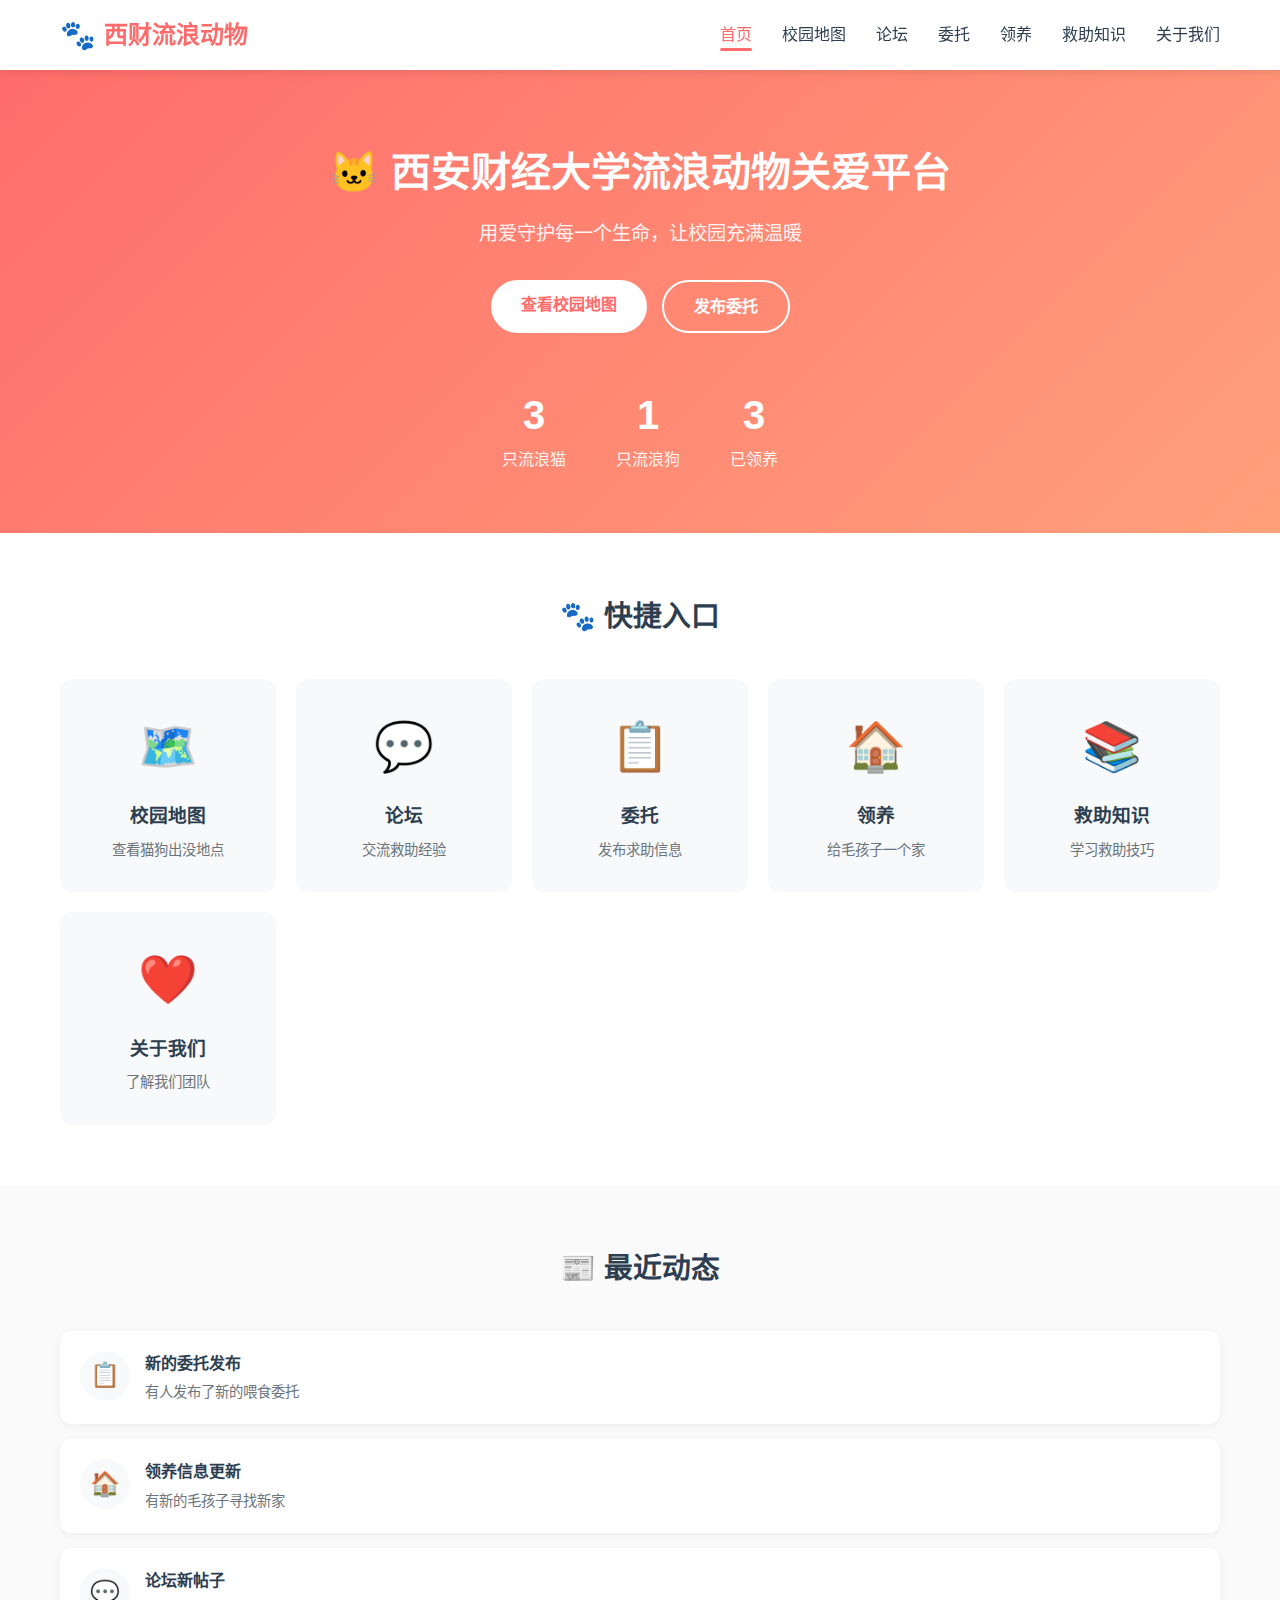
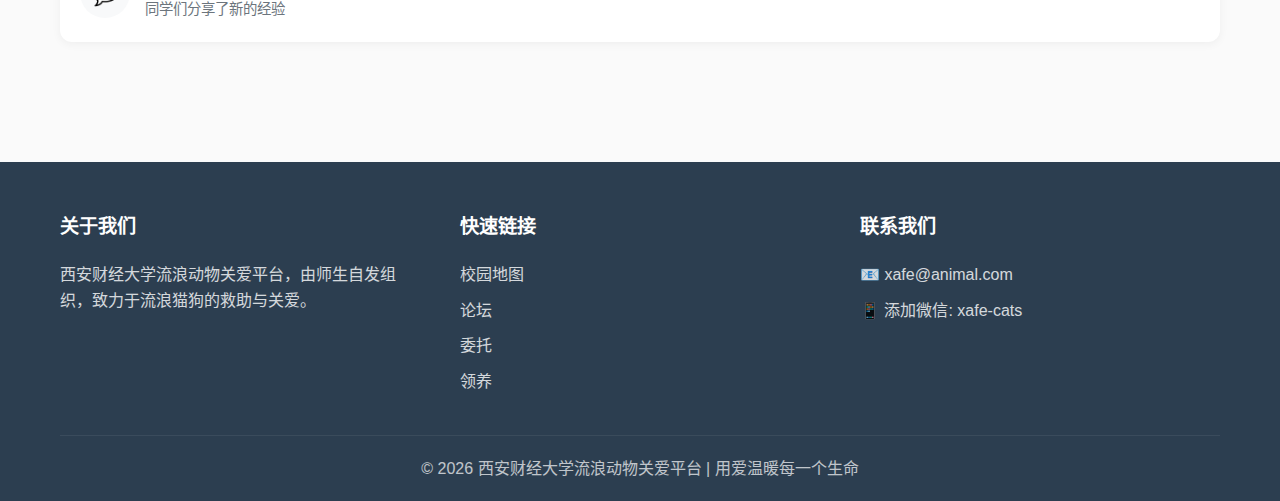
<file: index.html>
<!DOCTYPE html>
<html lang="zh-CN">
<head>
    <meta charset="UTF-8">
    <meta name="viewport" content="width=device-width, initial-scale=1.0">
    <title>西财流浪猫狗 - 西安财经大学流浪动物关爱平台</title>
    <link rel="stylesheet" href="css/style.css">
    <link rel="icon" href="data:image/svg+xml,<svg xmlns='http://www.w3.org/2000/svg' viewBox='0 0 100 100'><text y='.9em' font-size='90'>🐱</text></svg>">
</head>
<body>
    <!-- 导航栏 -->
    <nav class="navbar">
        <div class="nav-container">
            <a href="index.html" class="logo">
                <span class="logo-icon">🐾</span>
                <span class="logo-text">西财流浪动物</span>
            </a>
            <ul class="nav-menu">
                <li><a href="index.html" class="active">首页</a></li>
                <li><a href="map.html">校园地图</a></li>
                <li><a href="forum.html">论坛</a></li>
                <li><a href="entrust.html">委托</a></li>
                <li><a href="adoption.html">领养</a></li>
                <li><a href="rescue.html">救助知识</a></li>
                <li><a href="about.html">关于我们</a></li>
            </ul>
            <div class="nav-toggle" id="navToggle">
                <span></span>
                <span></span>
                <span></span>
            </div>
        </div>
    </nav>

    <!-- 移动端菜单 -->
    <div class="mobile-menu" id="mobileMenu">
        <a href="index.html">首页</a>
        <a href="map.html">校园地图</a>
        <a href="forum.html">论坛</a>
        <a href="entrust.html">委托</a>
        <a href="adoption.html">领养</a>
        <a href="rescue.html">救助知识</a>
        <a href="about.html">关于我们</a>
    </div>

    <!-- 英雄区 -->
    <header class="hero">
        <div class="hero-content">
            <h1>🐱 西安财经大学流浪动物关爱平台</h1>
            <p>用爱守护每一个生命，让校园充满温暖</p>
            <div class="hero-buttons">
                <a href="map.html" class="btn btn-primary">查看校园地图</a>
                <a href="entrust.html" class="btn btn-secondary">发布委托</a>
            </div>
        </div>
        <div class="hero-stats">
            <div class="stat-item">
                <span class="stat-number" id="catCount">0</span>
                <span class="stat-label">只流浪猫</span>
            </div>
            <div class="stat-item">
                <span class="stat-number" id="dogCount">0</span>
                <span class="stat-label">只流浪狗</span>
            </div>
            <div class="stat-item">
                <span class="stat-number" id="adoptedCount">0</span>
                <span class="stat-label">已领养</span>
            </div>
        </div>
    </header>

    <!-- 快捷功能区 -->
    <section class="quick-actions">
        <div class="container">
            <h2 class="section-title">🐾 快捷入口</h2>
            <div class="action-grid">
                <a href="map.html" class="action-card">
                    <div class="action-icon">🗺️</div>
                    <h3>校园地图</h3>
                    <p>查看猫狗出没地点</p>
                </a>
                <a href="forum.html" class="action-card">
                    <div class="action-icon">💬</div>
                    <h3>论坛</h3>
                    <p>交流救助经验</p>
                </a>
                <a href="entrust.html" class="action-card">
                    <div class="action-icon">📋</div>
                    <h3>委托</h3>
                    <p>发布求助信息</p>
                </a>
                <a href="adoption.html" class="action-card">
                    <div class="action-icon">🏠</div>
                    <h3>领养</h3>
                    <p>给毛孩子一个家</p>
                </a>
                <a href="rescue.html" class="action-card">
                    <div class="action-icon">📚</div>
                    <h3>救助知识</h3>
                    <p>学习救助技巧</p>
                </a>
                <a href="about.html" class="action-card">
                    <div class="action-icon">❤️</div>
                    <h3>关于我们</h3>
                    <p>了解我们团队</p>
                </a>
            </div>
        </div>
    </section>

    <!-- 最近动态 -->
    <section class="recent-activity">
        <div class="container">
            <h2 class="section-title">📰 最近动态</h2>
            <div class="activity-list" id="activityList">
                <!-- 动态将通过JS加载 -->
            </div>
        </div>
    </section>

    <!-- 底部 -->
    <footer class="footer">
        <div class="container">
            <div class="footer-content">
                <div class="footer-section">
                    <h4>关于我们</h4>
                    <p>西安财经大学流浪动物关爱平台，由师生自发组织，致力于流浪猫狗的救助与关爱。</p>
                </div>
                <div class="footer-section">
                    <h4>快速链接</h4>
                    <ul>
                        <li><a href="map.html">校园地图</a></li>
                        <li><a href="forum.html">论坛</a></li>
                        <li><a href="entrust.html">委托</a></li>
                        <li><a href="adoption.html">领养</a></li>
                    </ul>
                </div>
                <div class="footer-section">
                    <h4>联系我们</h4>
                    <p>📧 xafe@animal.com</p>
                    <p>📱 添加微信: xafe-cats</p>
                </div>
            </div>
            <div class="footer-bottom">
                <p>© 2026 西安财经大学流浪动物关爱平台 | 用爱温暖每一个生命</p>
            </div>
        </div>
    </footer>

    <script src="js/main.js"></script>
    <script src="js/data.js"></script>
</body>
</html>
</file>
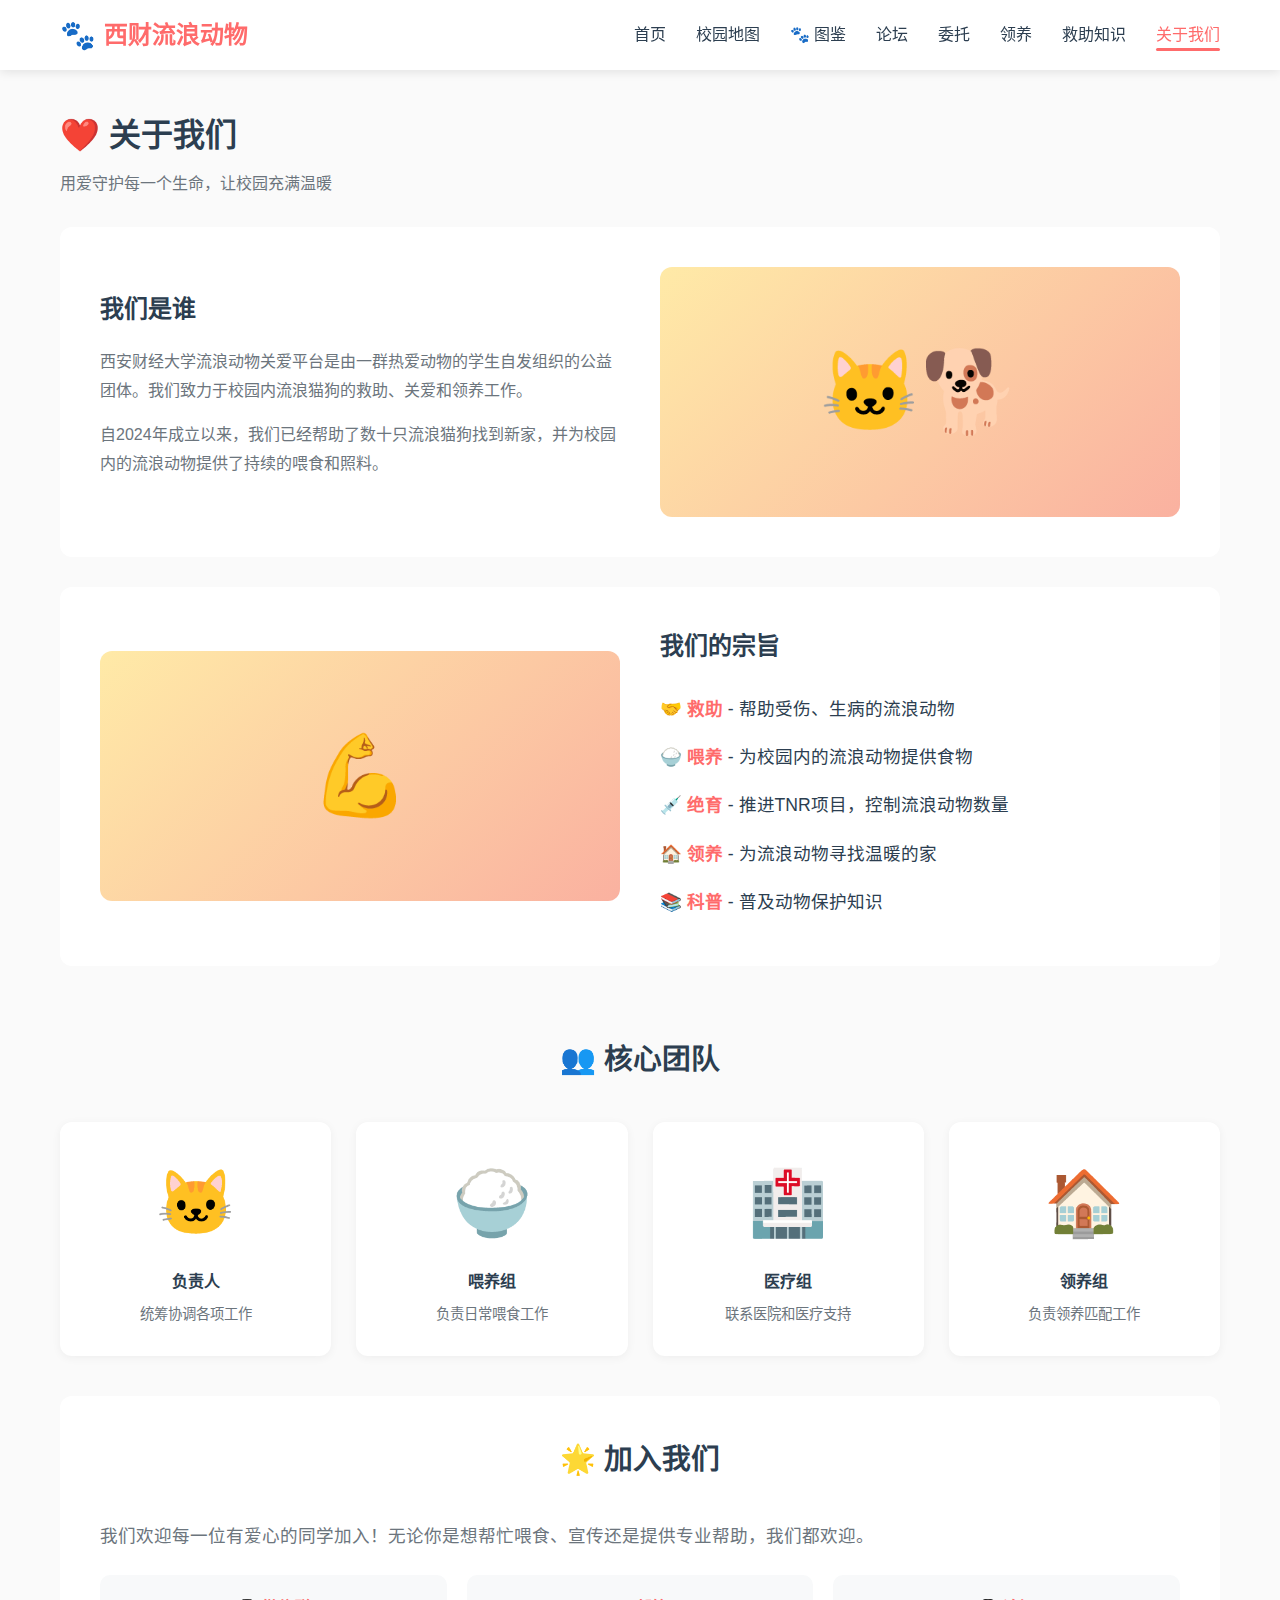
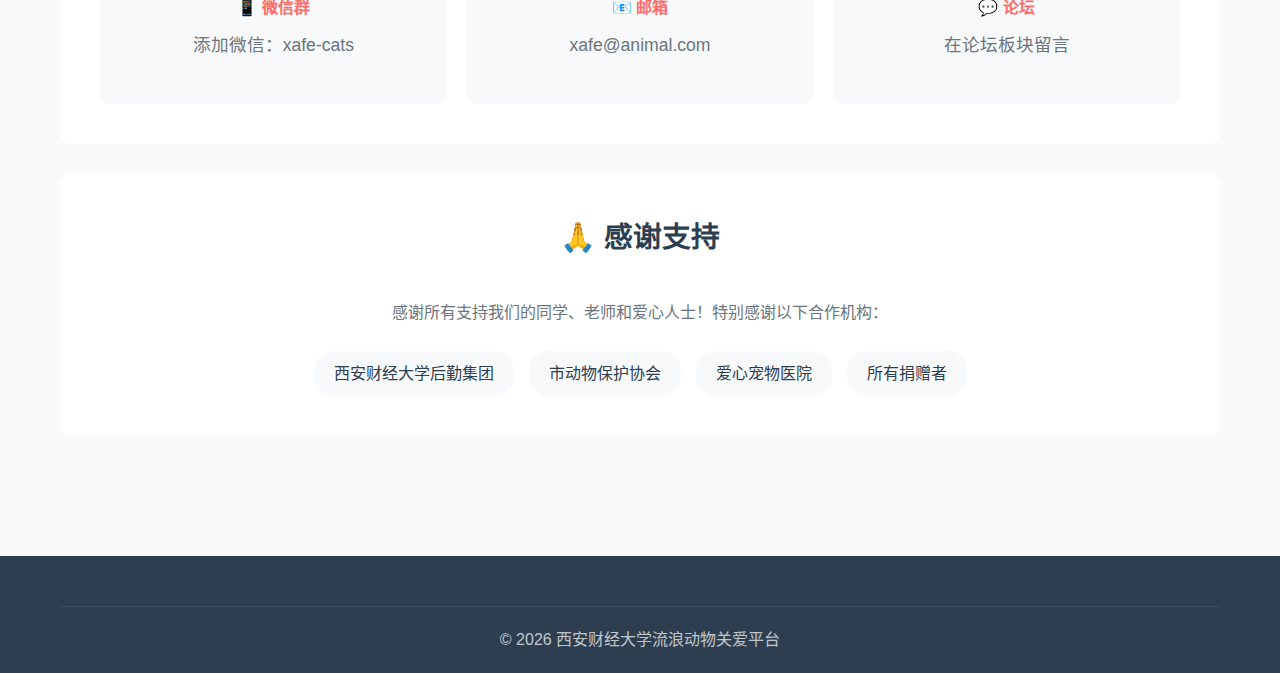
<file: about.html>
<!DOCTYPE html>
<html lang="zh-CN">
<head>
    <meta charset="UTF-8">
    <meta name="viewport" content="width=device-width, initial-scale=1.0">
    <title>关于我们 - 西财流浪猫狗</title>
    <link rel="stylesheet" href="css/style.css">
    <link rel="icon" href="data:image/svg+xml,<svg xmlns='http://www.w3.org/2000/svg' viewBox='0 0 100 100'><text y='.9em' font-size='90'>🐱</text></svg>">
</head>
<body>
    <nav class="navbar">
        <div class="nav-container">
            <a href="index.html" class="logo">
                <span class="logo-icon">🐾</span>
                <span class="logo-text">西财流浪动物</span>
            </a>
            <ul class="nav-menu">
                <li><a href="index.html">首页</a></li>
                <li><a href="map.html">校园地图</a></li>
                <li><a href="gallery.html">🐾 图鉴</a></li>
                <li><a href="forum.html">论坛</a></li>
                <li><a href="entrust.html">委托</a></li>
                <li><a href="adoption.html">领养</a></li>
                <li><a href="rescue.html">救助知识</a></li>
                <li><a href="about.html" class="active">关于我们</a></li>
            </ul>
            <div class="nav-toggle" id="navToggle">
                <span></span><span></span><span></span>
            </div>
        </div>
    </nav>

    <div class="mobile-menu" id="mobileMenu">
        <a href="index.html">首页</a>
        <a href="map.html">校园地图</a>
        <a href="forum.html">论坛</a>
        <a href="entrust.html">委托</a>
        <a href="adoption.html">领养</a>
        <a href="rescue.html">救助知识</a>
        <a href="about.html">关于我们</a>
    </div>

    <main class="page-content">
        <div class="container">
            <h1 class="page-title">❤️ 关于我们</h1>
            <p class="page-desc">用爱守护每一个生命，让校园充满温暖</p>

            <!-- 简介 -->
            <section class="about-section">
                <div class="about-content">
                    <h2>我们是谁</h2>
                    <p>西安财经大学流浪动物关爱平台是由一群热爱动物的学生自发组织的公益团体。我们致力于校园内流浪猫狗的救助、关爱和领养工作。</p>
                    <p>自2024年成立以来，我们已经帮助了数十只流浪猫狗找到新家，并为校园内的流浪动物提供了持续的喂食和照料。</p>
                </div>
                <div class="about-image">
                    <div class="about-placeholder">🐱🐕</div>
                </div>
            </section>

            <!-- 宗旨 -->
            <section class="about-section reverse">
                <div class="about-content">
                    <h2>我们的宗旨</h2>
                    <ul class="mission-list">
                        <li>🤝 <strong>救助</strong> - 帮助受伤、生病的流浪动物</li>
                        <li>🍚 <strong>喂养</strong> - 为校园内的流浪动物提供食物</li>
                        <li>💉 <strong>绝育</strong> - 推进TNR项目，控制流浪动物数量</li>
                        <li>🏠 <strong>领养</strong> - 为流浪动物寻找温暖的家</li>
                        <li>📚 <strong>科普</strong> - 普及动物保护知识</li>
                    </ul>
                </div>
                <div class="about-image">
                    <div class="about-placeholder">💪</div>
                </div>
            </section>

            <!-- 团队 -->
            <section class="team-section">
                <h2 class="section-title">👥 核心团队</h2>
                <div class="team-grid">
                    <div class="team-member">
                        <div class="member-avatar">🐱</div>
                        <h4>负责人</h4>
                        <p>统筹协调各项工作</p>
                    </div>
                    <div class="team-member">
                        <div class="member-avatar">🍚</div>
                        <h4>喂养组</h4>
                        <p>负责日常喂食工作</p>
                    </div>
                    <div class="team-member">
                        <div class="member-avatar">🏥</div>
                        <h4>医疗组</h4>
                        <p>联系医院和医疗支持</p>
                    </div>
                    <div class="team-member">
                        <div class="member-avatar">🏠</div>
                        <h4>领养组</h4>
                        <p>负责领养匹配工作</p>
                    </div>
                </div>
            </section>

            <!-- 加入我们 -->
            <section class="join-section">
                <h2 class="section-title">🌟 加入我们</h2>
                <div class="join-content">
                    <p>我们欢迎每一位有爱心的同学加入！无论你是想帮忙喂食、宣传还是提供专业帮助，我们都欢迎。</p>
                    <div class="join-ways">
                        <div class="join-way">
                            <h4>📱 微信群</h4>
                            <p>添加微信：xafe-cats</p>
                        </div>
                        <div class="join-way">
                            <h4>📧 邮箱</h4>
                            <p>xafe@animal.com</p>
                        </div>
                        <div class="join-way">
                            <h4>💬 论坛</h4>
                            <p>在论坛板块留言</p>
                        </div>
                    </div>
                </div>
            </section>

            <!-- 感谢 -->
            <section class="thanks-section">
                <h2 class="section-title">🙏 感谢支持</h2>
                <p>感谢所有支持我们的同学、老师和爱心人士！特别感谢以下合作机构：</p>
                <div class="thanks-list">
                    <span>西安财经大学后勤集团</span>
                    <span>市动物保护协会</span>
                    <span>爱心宠物医院</span>
                    <span>所有捐赠者</span>
                </div>
            </section>
        </div>
    </main>

    <footer class="footer">
        <div class="container">
            <div class="footer-bottom">
                <p>© 2026 西安财经大学流浪动物关爱平台</p>
            </div>
        </div>
    </footer>

    <script src="js/main.js"></script>
</body>
</html>
</file>
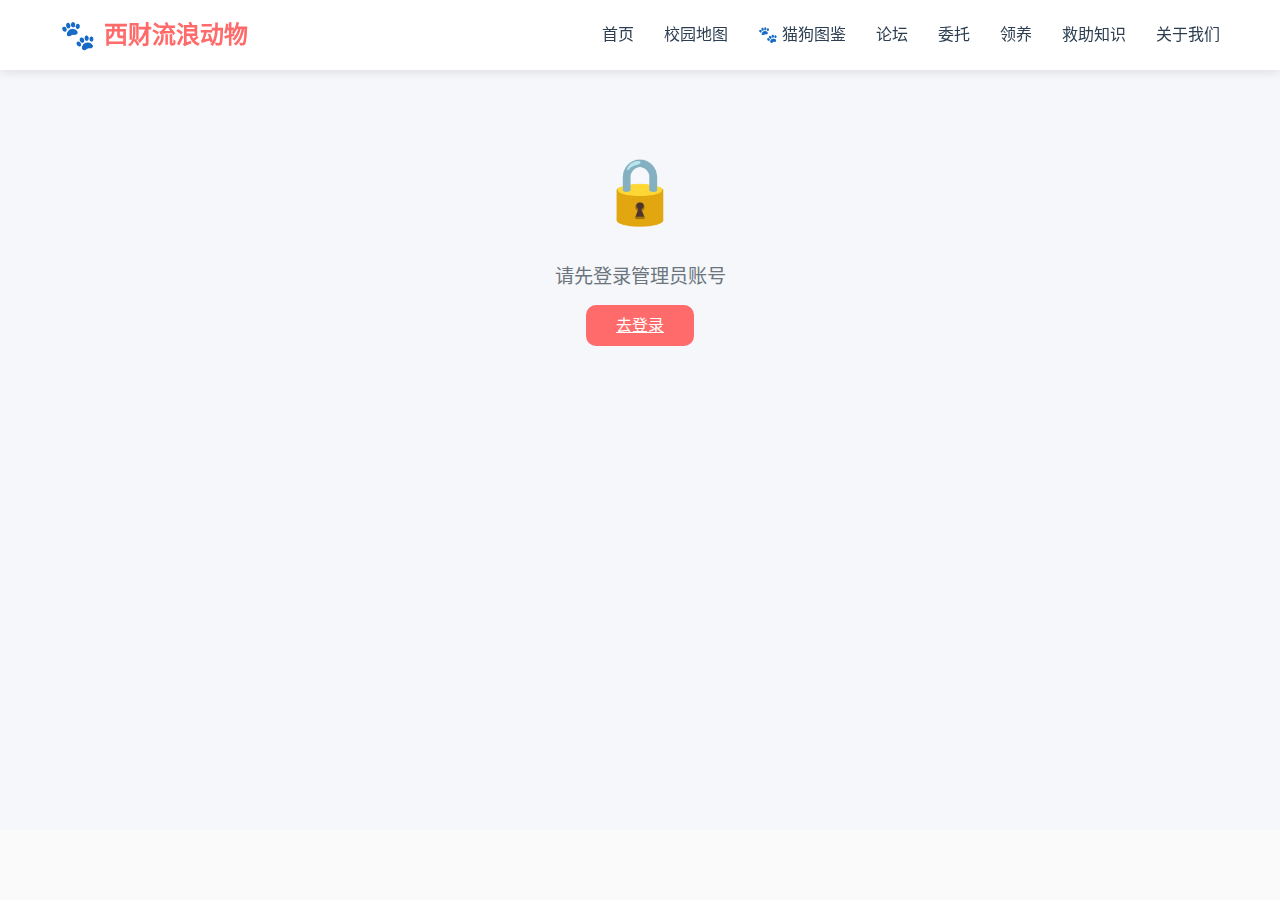
<file: admin-dashboard.html>
<!DOCTYPE html>
<html lang="zh-CN">
<head>
    <meta charset="UTF-8">
    <meta name="viewport" content="width=device-width, initial-scale=1.0">
    <title>管理员后台 - 西财流浪猫狗</title>
    <link rel="stylesheet" href="css/style.css">
    <link rel="icon" href="data:image/svg+xml,<svg xmlns='http://www.w3.org/2000/svg' viewBox='0 0 100 100'><text y='.9em' font-size='90'>🐱</text></svg>">
    <style>
        .admin-container {
            min-height: calc(100vh - 70px);
            padding: 40px 20px;
            background: #f5f7fa;
        }

        .admin-header {
            max-width: 1200px;
            margin: 0 auto 30px;
            display: flex;
            justify-content: space-between;
            align-items: center;
        }

        .admin-title {
            font-size: 1.8rem;
            color: var(--dark);
        }

        .admin-title span {
            color: var(--primary);
        }

        .admin-logout {
            padding: 10px 20px;
            background: white;
            border: 2px solid var(--primary);
            color: var(--primary);
            border-radius: 8px;
            cursor: pointer;
            font-size: 0.95rem;
            transition: all 0.3s;
        }

        .admin-logout:hover {
            background: var(--primary);
            color: white;
        }

        .admin-stats {
            max-width: 1200px;
            margin: 0 auto 30px;
            display: grid;
            grid-template-columns: repeat(auto-fit, minmax(200px, 1fr));
            gap: 20px;
        }

        .stat-card {
            background: white;
            padding: 24px;
            border-radius: 16px;
            box-shadow: 0 4px 20px rgba(0,0,0,0.08);
            text-align: center;
        }

        .stat-icon {
            font-size: 2.5rem;
            margin-bottom: 10px;
        }

        .stat-number {
            font-size: 2rem;
            font-weight: bold;
            color: var(--dark);
        }

        .stat-label {
            color: var(--gray);
            font-size: 0.95rem;
        }

        .admin-section {
            max-width: 1200px;
            margin: 0 auto;
            background: white;
            border-radius: 16px;
            box-shadow: 0 4px 20px rgba(0,0,0,0.08);
            padding: 30px;
        }

        .admin-section-title {
            font-size: 1.3rem;
            color: var(--dark);
            margin-bottom: 20px;
            padding-bottom: 15px;
            border-bottom: 2px solid #f0f0f0;
        }

        .animal-list {
            display: grid;
            grid-template-columns: repeat(auto-fill, minmax(280px, 1fr));
            gap: 20px;
        }

        .animal-card {
            border: 2px solid #f0f0f0;
            border-radius: 12px;
            padding: 16px;
            display: flex 16px;
            transition: all 0.3;
            gap:s;
        }

        .animal-card:hover {
            border-color: var(--primary);
            transform: translateY(-4px);
            box-shadow: 0 8px 25px rgba(0,0,0,0.1);
        }

        .animal-avatar {
            width: 80px;
            height: 80px;
            border-radius: 12px;
            background: #f5f5f5;
            display: flex;
            align-items: center;
            justify-content: center;
            font-size: 2.5rem;
            flex-shrink: 0;
            overflow: hidden;
        }

        .animal-avatar img {
            width: 100%;
            height: 100%;
            object-fit: cover;
        }

        .animal-info {
            flex: 1;
            min-width: 0;
        }

        .animal-name {
            font-weight: 600;
            font-size: 1.1rem;
            color: var(--dark);
            margin-bottom: 4px;
        }

        .animal-alias {
            color: var(--gray);
            font-size: 0.9rem;
            margin-bottom: 8px;
        }

        .animal-actions {
            display: flex;
            gap: 8px;
        }

        .animal-btn {
            padding: 6px 12px;
            border: none;
            border-radius: 6px;
            cursor: pointer;
            font-size: 0.85rem;
            transition: all 0.3s;
        }

        .animal-btn-edit {
            background: var(--secondary);
            color: white;
        }

        .animal-btn-edit:hover {
            background: #3dbdb5;
        }

        .animal-btn-avatar {
            background: var(--primary);
            color: white;
        }

        .animal-btn-avatar:hover {
            background: var(--primary-dark);
        }

        /* 头像上传弹窗 */
        .avatar-modal {
            display: none;
            position: fixed;
            top: 0;
            left: 0;
            right: 0;
            bottom: 0;
            background: rgba(0,0,0,0.5);
            z-index: 2000;
            align-items: center;
            justify-content: center;
        }

        .avatar-modal.show {
            display: flex;
        }

        .avatar-modal-content {
            background: white;
            border-radius: 20px;
            padding: 30px;
            width: 90%;
            max-width: 500px;
            max-height: 90vh;
            overflow-y: auto;
        }

        .avatar-modal-header {
            display: flex;
            justify-content: space-between;
            align-items: center;
            margin-bottom: 24px;
        }

        .avatar-modal-title {
            font-size: 1.4rem;
            color: var(--dark);
        }

        .avatar-modal-close {
            width: 36px;
            height: 36px;
            border: none;
            background: #f5f5f5;
            border-radius: 50%;
            cursor: pointer;
            font-size: 1.2rem;
        }

        .avatar-preview {
            width: 150px;
            height: 150px;
            margin: 0 auto 24px;
            border-radius: 16px;
            background: #f5f5f5;
            display: flex;
            align-items: center;
            justify-content: center;
            font-size: 4rem;
            overflow: hidden;
        }

        .avatar-preview img {
            width: 100%;
            height: 100%;
            object-fit: cover;
        }

        .avatar-upload-options {
            display: flex;
            flex-direction: column;
            gap: 16px;
        }

        .avatar-option {
            padding: 16px;
            border: 2px dashed #ddd;
            border-radius: 12px;
            cursor: pointer;
            transition: all 0.3s;
            text-align: center;
        }

        .avatar-option:hover {
            border-color: var(--primary);
            background: #fff5f5;
        }

        .avatar-option-icon {
            font-size: 1.5rem;
            margin-bottom: 8px;
        }

        .avatar-option-text {
            color: var(--dark);
            font-weight: 500;
        }

        .avatar-option-hint {
            font-size: 0.85rem;
            color: var(--gray);
            margin-top: 4px;
        }

        .avatar-url-input {
            width: 100%;
            padding: 12px 16px;
            border: 2px solid #ddd;
            border-radius: 10px;
            font-size: 1rem;
            margin-top: 12px;
            display: none;
        }

        .avatar-url-input.show {
            display: block;
        }

        .avatar-url-input:focus {
            outline: none;
            border-color: var(--primary);
        }

        .avatar-save-btn {
            width: 100%;
            padding: 14px;
            background: var(--primary);
            color: white;
            border: none;
            border-radius: 10px;
            font-size: 1.1rem;
            font-weight: 600;
            cursor: pointer;
            margin-top: 20px;
            transition: background 0.3s;
        }

        .avatar-save-btn:hover {
            background: var(--primary-dark);
        }

        .avatar-save-btn:disabled {
            background: #ccc;
            cursor: not-allowed;
        }

        /* Emoji 选择 */
        .emoji-picker {
            display: grid;
            grid-template-columns: repeat(6, 1fr);
            gap: 8px;
            margin-top: 12px;
            padding: 12px;
            background: #f9f9f9;
            border-radius: 10px;
            max-height: 150px;
            overflow-y: auto;
            display: none;
        }

        .emoji-picker.show {
            display: grid;
        }

        .emoji-option {
            font-size: 1.8rem;
            padding: 8px;
            cursor: pointer;
            border-radius: 8px;
            transition: background 0.2s;
            text-align: center;
        }

        .emoji-option:hover {
            background: #e0e0e0;
        }

        /* 未登录提示 */
        .not-login {
            text-align: center;
            padding: 100px 20px;
        }

        .not-login-icon {
            font-size: 4rem;
            margin-bottom: 20px;
        }

        .not-login-text {
            font-size: 1.2rem;
            color: var(--gray);
            margin-bottom: 20px;
        }

        .not-login-btn {
            padding: 12px 30px;
            background: var(--primary);
            color: white;
            border: none;
            border-radius: 10px;
            font-size: 1rem;
            cursor: pointer;
        }
    </style>
</head>
<body>
    <nav class="navbar">
        <div class="nav-container">
            <a href="index.html" class="logo">
                <span class="logo-icon">🐾</span>
                <span class="logo-text">西财流浪动物</span>
            </a>
            <ul class="nav-menu">
                <li><a href="index.html">首页</a></li>
                <li><a href="map.html">校园地图</a></li>
                <li><a href="gallery.html">🐾 猫狗图鉴</a></li>
                <li><a href="forum.html">论坛</a></li>
                <li><a href="entrust.html">委托</a></li>
                <li><a href="adoption.html">领养</a></li>
                <li><a href="rescue.html">救助知识</a></li>
                <li><a href="about.html">关于我们</a></li>
            </ul>
            <div class="nav-toggle" id="navToggle">
                <span></span><span></span><span></span>
            </div>
        </div>
    </nav>

    <div class="mobile-menu" id="mobileMenu">
        <a href="index.html">首页</a>
        <a href="map.html">校园地图</a>
        <a href="gallery.html">🐾 猫狗图鉴</a>
        <a href="forum.html">论坛</a>
        <a href="entrust.html">委托</a>
        <a href="adoption.html">领养</a>
        <a href="rescue.html">救助知识</a>
        <a href="about.html">关于我们</a>
    </div>

    <!-- 未登录提示 -->
    <div class="admin-container" id="notLogin">
        <div class="not-login">
            <div class="not-login-icon">🔒</div>
            <p class="not-login-text">请先登录管理员账号</p>
            <a href="admin.html" class="not-login-btn">去登录</a>
        </div>
    </div>

    <!-- 管理后台 -->
    <div class="admin-container" id="adminContent" style="display: none;">
        <div class="admin-header">
            <h1 class="admin-title">管理后台 <span>🐾</span></h1>
            <button class="admin-logout" id="logoutBtn">退出登录</button>
        </div>

        <!-- 统计卡片 -->
        <div class="admin-stats">
            <div class="stat-card">
                <div class="stat-icon">🐱</div>
                <div class="stat-number" id="catCount">0</div>
                <div class="stat-label">猫咪数量</div>
            </div>
            <div class="stat-card">
                <div class="stat-icon">🐕</div>
                <div class="stat-number" id="dogCount">0</div>
                <div class="stat-label">狗狗数量</div>
            </div>
            <div class="stat-card">
                <div class="stat-icon">📊</div>
                <div class="stat-number" id="totalCount">0</div>
                <div class="stat-label">动物总数</div>
            </div>
        </div>

        <!-- 动物列表 -->
        <div class="admin-section">
            <h2 class="admin-section-title">🐾 动物管理</h2>
            <div class="animal-list" id="animalList">
                <!-- 动物卡片将通过JS生成 -->
            </div>
        </div>
    </div>

    <!-- 头像上传弹窗 -->
    <div class="avatar-modal" id="avatarModal">
        <div class="avatar-modal-content">
            <div class="avatar-modal-header">
                <h3 class="avatar-modal-title">更换头像</h3>
                <button class="avatar-modal-close" id="avatarModalClose">✕</button>
            </div>
            
            <div class="avatar-preview" id="avatarPreview">🐱</div>
            
            <div class="avatar-upload-options">
                <div class="avatar-option" id="uploadLocalBtn">
                    <div class="avatar-option-icon">📁</div>
                    <div class="avatar-option-text">本地上传</div>
                    <div class="avatar-option-hint">支持 JPG, PNG, GIF, WebP</div>
                    <input type="file" id="avatarFileInput" accept="image/*" style="display: none;">
                </div>
                
                <div class="avatar-option" id="uploadUrlBtn">
                    <div class="avatar-option-icon">🔗</div>
                    <div class="avatar-option-text">图片链接</div>
                    <div class="avatar-option-hint">粘贴图片网址</div>
                </div>
                
                <input type="text" class="avatar-url-input" id="avatarUrlInput" placeholder="请输入图片链接...">
                
                <div class="avatar-option" id="selectEmojiBtn">
                    <div class="avatar-option-icon">😊</div>
                    <div class="avatar-option-text">Emoji 头像</div>
                    <div class="avatar-option-hint">选择表情符号</div>
                </div>
                
                <div class="emoji-picker" id="emojiPicker">
                    <!-- Emoji选项 -->
                </div>
            </div>
            
            <button class="avatar-save-btn" id="avatarSaveBtn">保存头像</button>
        </div>
    </div>

    <script>
        // 检查登录状态
        function checkAdmin() {
            const isAdmin = localStorage.getItem('isAdmin');
            if (isAdmin !== 'true') {
                document.getElementById('notLogin').style.display = 'block';
                document.getElementById('adminContent').style.display = 'none';
                return false;
            }
            document.getElementById('notLogin').style.display = 'none';
            document.getElementById('adminContent').style.display = 'block';
            return true;
        }

        // 退出登录
        document.getElementById('logoutBtn').addEventListener('click', function() {
            localStorage.removeItem('isAdmin');
            localStorage.removeItem('adminLoginTime');
            window.location.href = 'admin.html';
        });

        // 动物数据（从服务器获取）
        let animals = [];
        let currentEditingAnimal = null;

        // 加载动物数据
        async function loadAnimals() {
            if (!checkAdmin()) return;
            
            try {
                const response = await fetch('/api/animals');
                animals = await response.json();
                renderAnimals();
                updateStats();
            } catch (error) {
                console.error('加载动物数据失败:', error);
                // 尝试从本地文件加载（开发环境）
                try {
                    const localResponse = await fetch('animals.json');
                    animals = await localResponse.json();
                    renderAnimals();
                    updateStats();
                } catch (e) {
                    console.error('加载本地数据也失败:', e);
                }
            }
        }

        // 渲染动物列表
        function renderAnimals() {
            const container = document.getElementById('animalList');
            container.innerHTML = animals.map(animal => `
                <div class="animal-card">
                    <div class="animal-avatar">
                        ${animal.images && animal.images[0] ? 
                            (animal.images[0].startsWith('http') ? 
                                `<img src="${animal.images[0]}" alt="${animal.name}">` : 
                                animal.images[0]) : 
                            '🐱'}
                    </div>
                    <div class="animal-info">
                        <div class="animal-name">${animal.name}</div>
                        <div class="animal-alias">${animal.alias || '暂无别名'}</div>
                        <div class="animal-actions">
                            <button class="animal-btn animal-btn-avatar" onclick="openAvatarModal(${animal.id})">
                                📷 换头像
                            </button>
                        </div>
                    </div>
                </div>
            `).join('');
        }

        // 更新统计
        function updateStats() {
            const cats = animals.filter(a => a.type === 'cat').length;
            const dogs = animals.filter(a => a.type === 'dog').length;
            document.getElementById('catCount').textContent = cats;
            document.getElementById('dogCount').textContent = dogs;
            document.getElementById('totalCount').textContent = animals.length;
        }

        // 打开头像弹窗
        function openAvatarModal(animalId) {
            currentEditingAnimal = animals.find(a => a.id === animalId);
            if (!currentEditingAnimal) return;
            
            const modal = document.getElementById('avatarModal');
            const preview = document.getElementById('avatarPreview');
            
            // 显示当前头像
            const currentImage = currentEditingAnimal.images && currentEditingAnimal.images[0];
            if (currentImage && currentImage.startsWith('http')) {
                preview.innerHTML = `<img src="${currentImage}" alt="当前头像">`;
            } else {
                preview.textContent = currentImage || '🐱';
            }
            
            // 重置表单
            document.getElementById('avatarUrlInput').value = '';
            document.getElementById('avatarUrlInput').classList.remove('show');
            document.getElementById('emojiPicker').classList.remove('show');
            
            modal.classList.add('show');
        }

        // 关闭头像弹窗
        document.getElementById('avatarModalClose').addEventListener('click', function() {
            document.getElementById('avatarModal').classList.remove('show');
            currentEditingAnimal = null;
        });

        // 本地上传
        document.getElementById('uploadLocalBtn').addEventListener('click', function() {
            document.getElementById('avatarFileInput').click();
        });

        let selectedFile = null;
        document.getElementById('avatarFileInput').addEventListener('change', function(e) {
            const file = e.target.files[0];
            if (file) {
                selectedFile = file;
                const reader = new FileReader();
                reader.onload = function(e) {
                    document.getElementById('avatarPreview').innerHTML = `<img src="${e.target.result}" alt="预览">`;
                };
                reader.readAsDataURL(file);
            }
        });

        // URL上传
        document.getElementById('uploadUrlBtn').addEventListener('click', function() {
            document.getElementById('avatarUrlInput').classList.toggle('show');
            document.getElementById('emojiPicker').classList.remove('show');
        });

        document.getElementById('avatarUrlInput').addEventListener('input', function(e) {
            const url = e.target.value;
            if (url && (url.startsWith('http://') || url.startsWith('https://'))) {
                document.getElementById('avatarPreview').innerHTML = `<img src="${url}" alt="预览" onerror="this.parentElement.textContent='❌ 图片加载失败'">`;
            }
        });

        // Emoji选择
        const emojiList = ['🐱', '🐶', '🐭', '🐹', '🐰', '🦊', '🐻', '🐼', '🐨', '🐯', '🦁', '🐮', '🐷', '🐸', '🐵', '🐔', '🐧', '🐦'];
        document.getElementById('selectEmojiBtn').addEventListener('click', function() {
            const picker = document.getElementById('emojiPicker');
            picker.classList.toggle('show');
            document.getElementById('avatarUrlInput').classList.remove('show');
            
            if (picker.classList.contains('show') && picker.children.length === 0) {
                picker.innerHTML = emojiList.map(emoji => 
                    `<div class="emoji-option" onclick="selectEmoji('${emoji}')">${emoji}</div>`
                ).join('');
            }
        });

        function selectEmoji(emoji) {
            document.getElementById('avatarPreview').textContent = emoji;
        }

        // 保存头像
        document.getElementById('avatarSaveBtn').addEventListener('click', async function() {
            if (!currentEditingAnimal) return;
            
            const preview = document.getElementById('avatarPreview');
            let newImage = '';
            
            // 获取新头像
            const img = preview.querySelector('img');
            if (img) {
                newImage = img.src;
            } else if (preview.textContent && emojiList.includes(preview.textContent)) {
                newImage = preview.textContent;
            } else {
                newImage = document.getElementById('avatarUrlInput').value;
            }
            
            if (!newImage) {
                alert('请选择一个新的头像');
                return;
            }
            
            // 更新数据
            currentEditingAnimal.images = [newImage];
            
            // 发送更新请求
            try {
                const response = await fetch(`/api/animals/${currentEditingAnimal.id}`, {
                    method: 'PUT',
                    headers: {
                        'Content-Type': 'application/json'
                    },
                    body: JSON.stringify({ images: [newImage] })
                });
                
                if (response.ok) {
                    alert('头像更新成功！');
                    document.getElementById('avatarModal').classList.remove('show');
                    loadAnimals();
                } else {
                    throw new Error('更新失败');
                }
            } catch (error) {
                console.error('更新头像失败:', error);
                // 本地模式：更新本地数组并提示
                alert('头像更新成功！（本地模式）');
                document.getElementById('avatarModal').classList.remove('show');
                renderAnimals();
            }
            
            currentEditingAnimal = null;
            selectedFile = null;
        });

        // 移动端菜单
        document.getElementById('navToggle').addEventListener('click', function() {
            document.getElementById('mobileMenu').classList.toggle('active');
        });

        // 初始化
        loadAnimals();
    </script>
</body>
</html>
</file>
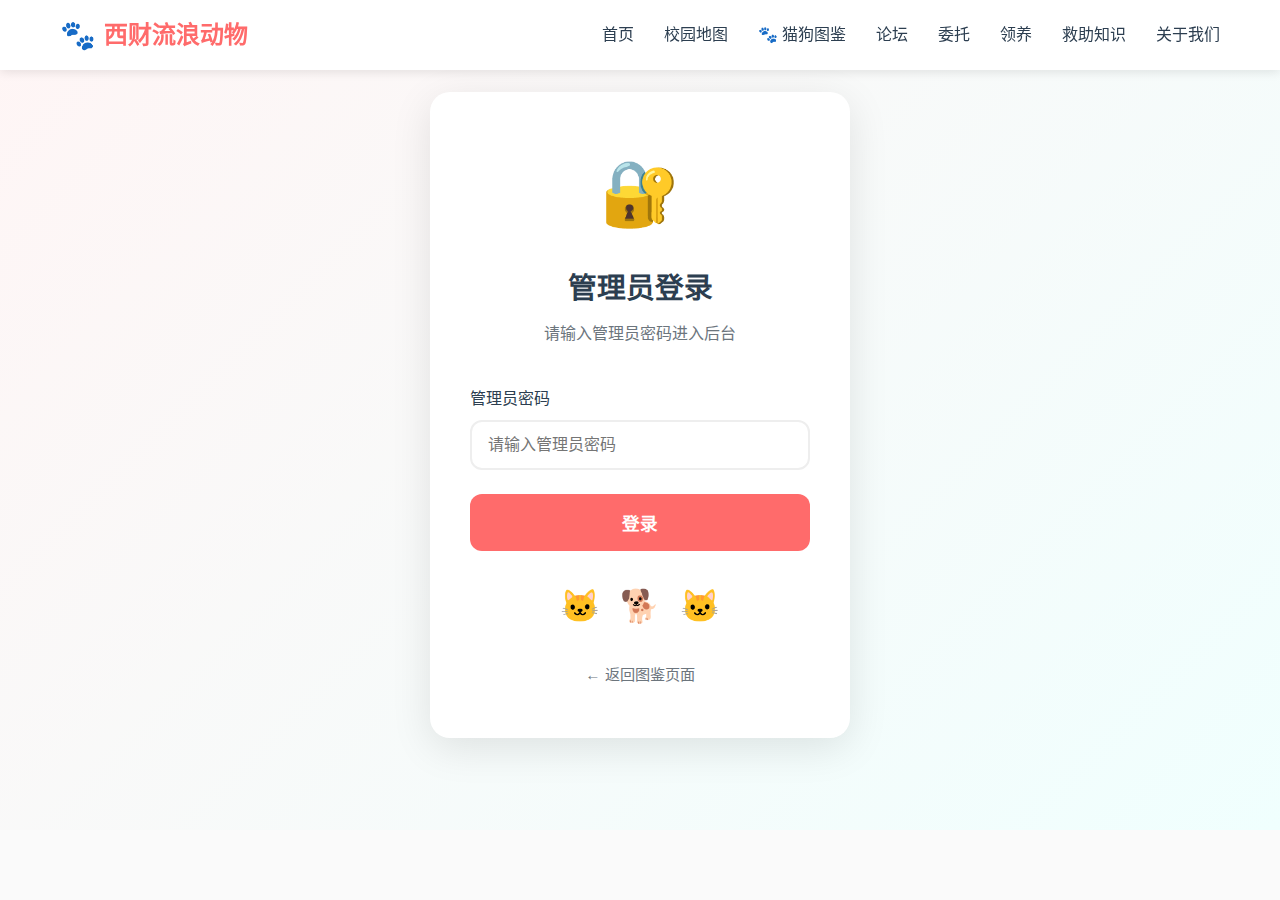
<file: admin.html>
<!DOCTYPE html>
<html lang="zh-CN">
<head>
    <meta charset="UTF-8">
    <meta name="viewport" content="width=device-width, initial-scale=1.0">
    <title>管理员登录 - 西财流浪猫狗</title>
    <link rel="stylesheet" href="css/style.css">
    <link rel="icon" href="data:image/svg+xml,<svg xmlns='http://www.w3.org/2000/svg' viewBox='0 0 100 100'><text y='.9em' font-size='90'>🐱</text></svg>">
    <style>
        .login-container {
            min-height: calc(100vh - 70px);
            display: flex;
            align-items: center;
            justify-content: center;
            padding: 40px 20px;
            background: linear-gradient(135deg, #fff5f5 0%, #f0fffe 100%);
        }

        .login-card {
            background: white;
            border-radius: 20px;
            box-shadow: 0 10px 40px rgba(0,0,0,0.1);
            padding: 50px 40px;
            width: 100%;
            max-width: 420px;
            text-align: center;
        }

        .login-icon {
            font-size: 4rem;
            margin-bottom: 20px;
        }

        .login-title {
            font-size: 1.8rem;
            color: var(--dark);
            margin-bottom: 10px;
        }

        .login-subtitle {
            color: var(--gray);
            margin-bottom: 40px;
        }

        .login-form {
            text-align: left;
        }

        .form-group {
            margin-bottom: 24px;
        }

        .form-group label {
            display: block;
            margin-bottom: 8px;
            font-weight: 500;
            color: var(--dark);
        }

        .form-group input {
            width: 100%;
            padding: 14px 16px;
            border: 2px solid #eee;
            border-radius: 12px;
            font-size: 1rem;
            transition: border-color 0.3s;
        }

        .form-group input:focus {
            outline: none;
            border-color: var(--primary);
        }

        .login-btn {
            width: 100%;
            padding: 16px;
            background: var(--primary);
            color: white;
            border: none;
            border-radius: 12px;
            font-size: 1.1rem;
            font-weight: 600;
            cursor: pointer;
            transition: background 0.3s, transform 0.2s;
        }

        .login-btn:hover {
            background: var(--primary-dark);
            transform: translateY(-2px);
        }

        .login-btn:active {
            transform: translateY(0);
        }

        .login-error {
            background: #ffe5e5;
            color: #d32f2f;
            padding: 12px 16px;
            border-radius: 8px;
            margin-bottom: 20px;
            font-size: 0.95rem;
            display: none;
        }

        .login-error.show {
            display: block;
        }

        .login-back {
            margin-top: 30px;
        }

        .login-back a {
            color: var(--gray);
            text-decoration: none;
            font-size: 0.95rem;
        }

        .login-back a:hover {
            color: var(--primary);
        }

        /* 宠物图标动画 */
        .login-pets {
            display: flex;
            justify-content: center;
            gap: 20px;
            margin-top: 30px;
            font-size: 2rem;
            animation: bounce 2s infinite;
        }

        @keyframes bounce {
            0%, 100% { transform: translateY(0); }
            50% { transform: translateY(-10px); }
        }
    </style>
</head>
<body>
    <nav class="navbar">
        <div class="nav-container">
            <a href="index.html" class="logo">
                <span class="logo-icon">🐾</span>
                <span class="logo-text">西财流浪动物</span>
            </a>
            <ul class="nav-menu">
                <li><a href="index.html">首页</a></li>
                <li><a href="map.html">校园地图</a></li>
                <li><a href="gallery.html">🐾 猫狗图鉴</a></li>
                <li><a href="forum.html">论坛</a></li>
                <li><a href="entrust.html">委托</a></li>
                <li><a href="adoption.html">领养</a></li>
                <li><a href="rescue.html">救助知识</a></li>
                <li><a href="about.html">关于我们</a></li>
            </ul>
            <div class="nav-toggle" id="navToggle">
                <span></span><span></span><span></span>
            </div>
        </div>
    </nav>

    <div class="mobile-menu" id="mobileMenu">
        <a href="index.html">首页</a>
        <a href="map.html">校园地图</a>
        <a href="gallery.html">🐾 猫狗图鉴</a>
        <a href="forum.html">论坛</a>
        <a href="entrust.html">委托</a>
        <a href="adoption.html">领养</a>
        <a href="rescue.html">救助知识</a>
        <a href="about.html">关于我们</a>
    </div>

    <main class="login-container">
        <div class="login-card">
            <div class="login-icon">🔐</div>
            <h1 class="login-title">管理员登录</h1>
            <p class="login-subtitle">请输入管理员密码进入后台</p>
            
            <div class="login-error" id="loginError">密码错误，请重试</div>
            
            <form class="login-form" id="loginForm">
                <div class="form-group">
                    <label for="adminPassword">管理员密码</label>
                    <input type="password" id="adminPassword" placeholder="请输入管理员密码" required>
                </div>
                <button type="submit" class="login-btn">登录</button>
            </form>
            
            <div class="login-pets">
                <span>🐱</span>
                <span>🐕</span>
                <span>🐱</span>
            </div>
            
            <div class="login-back">
                <a href="gallery.html">← 返回图鉴页面</a>
            </div>
        </div>
    </main>

    <script>
        // 默认管理员密码（后续可在服务器端配置）
        const ADMIN_PASSWORD = 'admin123';
        
        // 检查是否已登录
        if (localStorage.getItem('isAdmin') === 'true') {
            window.location.href = 'admin-dashboard.html';
        }
        
        // 登录表单提交
        document.getElementById('loginForm').addEventListener('submit', function(e) {
            e.preventDefault();
            
            const password = document.getElementById('adminPassword').value;
            const errorEl = document.getElementById('loginError');
            
            if (password === ADMIN_PASSWORD) {
                // 登录成功
                localStorage.setItem('isAdmin', 'true');
                localStorage.setItem('adminLoginTime', Date.now());
                window.location.href = 'admin-dashboard.html';
            } else {
                // 登录失败
                errorEl.classList.add('show');
                // 3秒后隐藏错误提示
                setTimeout(() => {
                    errorEl.classList.remove('show');
                }, 3000);
            }
        });

        // 移动端菜单
        document.getElementById('navToggle').addEventListener('click', function() {
            document.getElementById('mobileMenu').classList.toggle('active');
        });
    </script>
</body>
</html>
</file>
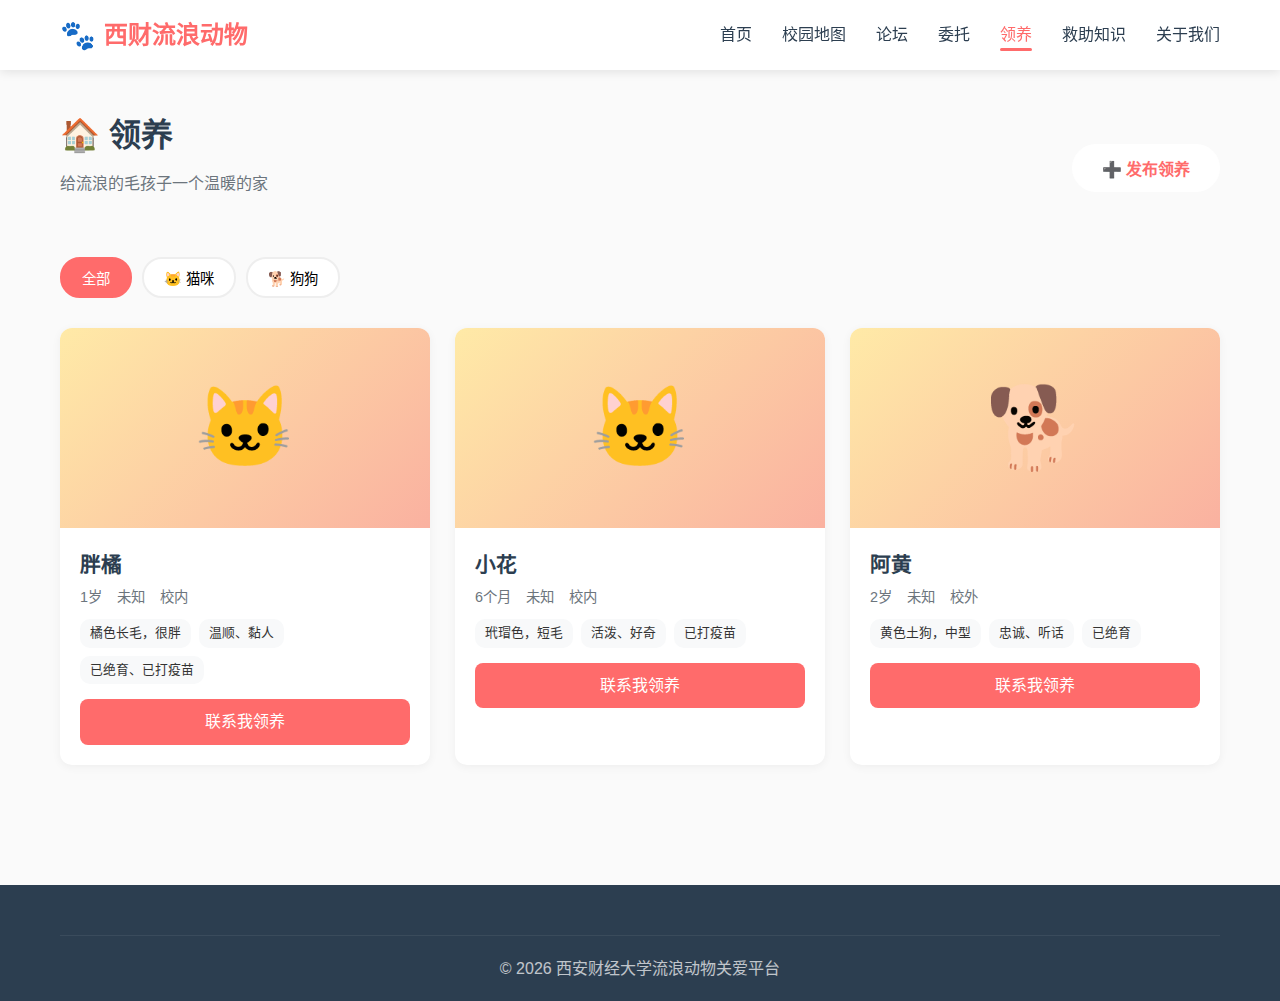
<file: adoption.html>
<!DOCTYPE html>
<html lang="zh-CN">
<head>
    <meta charset="UTF-8">
    <meta name="viewport" content="width=device-width, initial-scale=1.0">
    <title>领养 - 西财流浪猫狗</title>
    <link rel="stylesheet" href="css/style.css">
    <link rel="icon" href="data:image/svg+xml,<svg xmlns='http://www.w3.org/2000/svg' viewBox='0 0 100 100'><text y='.9em' font-size='90'>🐱</text></svg>">
</head>
<body>
    <nav class="navbar">
        <div class="nav-container">
            <a href="index.html" class="logo">
                <span class="logo-icon">🐾</span>
                <span class="logo-text">西财流浪动物</span>
            </a>
            <ul class="nav-menu">
                <li><a href="index.html">首页</a></li>
                <li><a href="map.html">校园地图</a></li>
                <li><a href="forum.html">论坛</a></li>
                <li><a href="entrust.html">委托</a></li>
                <li><a href="adoption.html" class="active">领养</a></li>
                <li><a href="rescue.html">救助知识</a></li>
                <li><a href="about.html">关于我们</a></li>
            </ul>
            <div class="nav-toggle" id="navToggle">
                <span></span><span></span><span></span>
            </div>
        </div>
    </nav>

    <div class="mobile-menu" id="mobileMenu">
        <a href="index.html">首页</a>
        <a href="map.html">校园地图</a>
        <a href="forum.html">论坛</a>
        <a href="entrust.html">委托</a>
        <a href="adoption.html">领养</a>
        <a href="rescue.html">救助知识</a>
        <a href="about.html">关于我们</a>
    </div>

    <main class="page-content">
        <div class="container">
            <div class="forum-header">
                <div>
                    <h1 class="page-title">🏠 领养</h1>
                    <p class="page-desc">给流浪的毛孩子一个温暖的家</p>
                </div>
                <button class="btn btn-primary" id="newAdoptionBtn">➕ 发布领养</button>
            </div>

            <!-- 发布领养弹窗 -->
            <div class="modal" id="adoptionModal">
                <div class="modal-content">
                    <span class="modal-close" id="closeAdoptionModal">&times;</span>
                    <h2>发布领养</h2>
                    <form id="adoptionForm">
                        <div class="form-group">
                            <label>动物类型</label>
                            <select name="type" required>
                                <option value="cat">🐱 猫咪</option>
                                <option value="dog">🐕 狗狗</option>
                            </select>
                        </div>
                        <div class="form-group">
                            <label>名字</label>
                            <input type="text" name="name" required placeholder="如果有名字请填写">
                        </div>
                        <div class="form-group">
                            <label>年龄</label>
                            <input type="text" name="age" required placeholder="例如：3个月、一岁半">
                        </div>
                        <div class="form-group">
                            <label>性别</label>
                            <select name="gender" required>
                                <option value="unknown">未知</option>
                                <option value="male">弟弟</option>
                                <option value="female">妹妹</option>
                            </select>
                        </div>
                        <div class="form-group">
                            <label>外貌描述</label>
                            <textarea name="appearance" rows="2" placeholder="毛色、体型、特征"></textarea>
                        </div>
                        <div class="form-group">
                            <label>性格描述</label>
                            <textarea name="personality" rows="2" placeholder="温顺、活泼、黏人"></textarea>
                        </div>
                        <div class="form-group">
                            <label>健康状况</label>
                            <input type="text" name="health" placeholder="已绝育、已打疫苗、健康">
                        </div>
                        <div class="form-group">
                            <label>所在地</label>
                            <input type="text" name="location" required placeholder="西安财经大学校内/校外">
                        </div>
                        <div class="form-group">
                            <label>领养要求</label>
                            <textarea name="requirement" rows="2" placeholder="不离不弃、有独立经济能力等"></textarea>
                        </div>
                        <div class="form-group">
                            <label>联系方式</label>
                            <input type="text" name="contact" required placeholder="微信/电话">
                        </div>
                        <button type="submit" class="btn btn-primary">发布</button>
                    </form>
                </div>
            </div>

            <!-- 筛选 -->
            <div class="forum-filters">
                <button class="filter-btn active" data-type="all">全部</button>
                <button class="filter-btn" data-type="cat">🐱 猫咪</button>
                <button class="filter-btn" data-type="dog">🐕 狗狗</button>
            </div>

            <!-- 领养列表 -->
            <div class="adoption-grid" id="adoptionList">
                <!-- 领养信息将通过JS生成 -->
            </div>
        </div>
    </main>

    <footer class="footer">
        <div class="container">
            <div class="footer-bottom">
                <p>© 2026 西安财经大学流浪动物关爱平台</p>
            </div>
        </div>
    </footer>

    <script src="js/main.js"></script>
    <script src="js/data.js"></script>
    <script>
        document.addEventListener('DOMContentLoaded', function() {
            initAdoption();
        });
    </script>
</body>
</html>
</file>
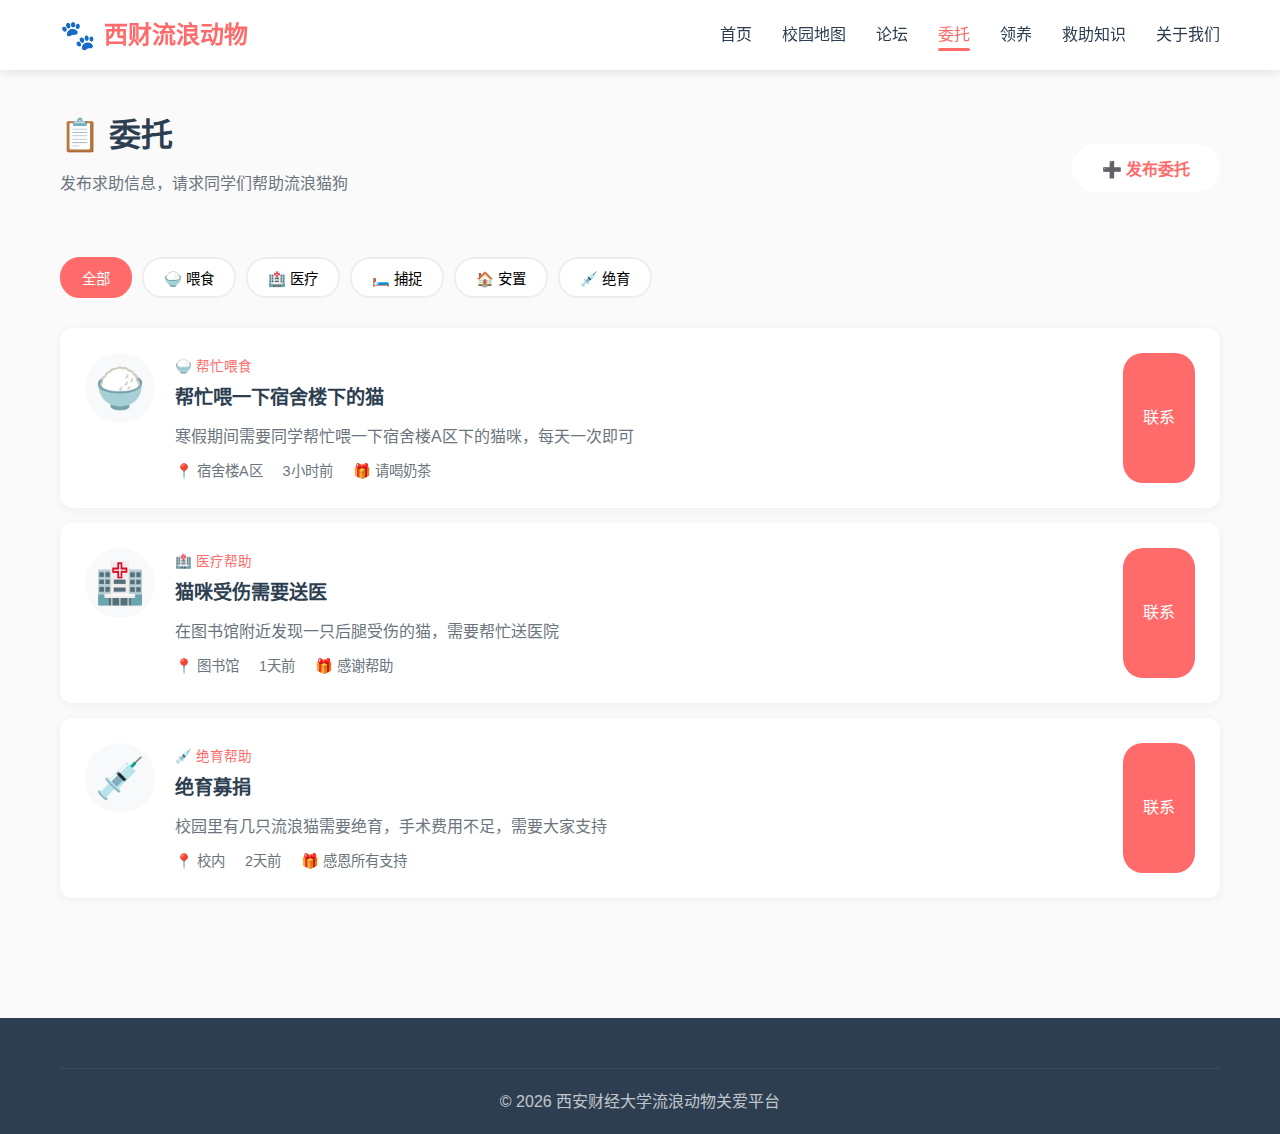
<file: entrust.html>
<!DOCTYPE html>
<html lang="zh-CN">
<head>
    <meta charset="UTF-8">
    <meta name="viewport" content="width=device-width, initial-scale=1.0">
    <title>委托 - 西财流浪猫狗</title>
    <link rel="stylesheet" href="css/style.css">
    <link rel="icon" href="data:image/svg+xml,<svg xmlns='http://www.w3.org/2000/svg' viewBox='0 0 100 100'><text y='.9em' font-size='90'>🐱</text></svg>">
</head>
<body>
    <nav class="navbar">
        <div class="nav-container">
            <a href="index.html" class="logo">
                <span class="logo-icon">🐾</span>
                <span class="logo-text">西财流浪动物</span>
            </a>
            <ul class="nav-menu">
                <li><a href="index.html">首页</a></li>
                <li><a href="map.html">校园地图</a></li>
                <li><a href="forum.html">论坛</a></li>
                <li><a href="entrust.html" class="active">委托</a></li>
                <li><a href="adoption.html">领养</a></li>
                <li><a href="rescue.html">救助知识</a></li>
                <li><a href="about.html">关于我们</a></li>
            </ul>
            <div class="nav-toggle" id="navToggle">
                <span></span><span></span><span></span>
            </div>
        </div>
    </nav>

    <div class="mobile-menu" id="mobileMenu">
        <a href="index.html">首页</a>
        <a href="map.html">校园地图</a>
        <a href="forum.html">论坛</a>
        <a href="entrust.html">委托</a>
        <a href="adoption.html">领养</a>
        <a href="rescue.html">救助知识</a>
        <a href="about.html">关于我们</a>
    </div>

    <main class="page-content">
        <div class="container">
            <div class="forum-header">
                <div>
                    <h1 class="page-title">📋 委托</h1>
                    <p class="page-desc">发布求助信息，请求同学们帮助流浪猫狗</p>
                </div>
                <button class="btn btn-primary" idBtn">➕ 发布委托</button="newEntrust>
            </div>

            <!-- 发布委托弹窗 -->
            <div class="modal" id="entrustModal">
                <div class="modal-content">
                    <span class="modal-close" id="closeEntrustModal">&times;</span>
                    <h2>发布委托</h2>
                    <form id="entrustForm">
                        <div class="form-group">
                            <label>委托类型</label>
                            <select name="type" required>
                                <option value="feed">🍚 帮忙喂食</option>
                                <option value="medical">🏥 医疗帮助</option>
                                <option value="capture">🛏️ 捕捉送医</option>
                                <option value="foster">🏠 临时安置</option>
                                <option value="neuter">💉 绝育帮助</option>
                                <option value="other">📝 其他</option>
                            </select>
                        </div>
                        <div class="form-group">
                            <label>标题</label>
                            <input type="text" name="title" required placeholder="简要描述需求">
                        </div>
                        <div class="form-group">
                            <label>详细描述</label>
                            <textarea name="description" rows="4" required placeholder="说明具体情况、地点、时间要求等"></textarea>
                        </div>
                        <div class="form-group">
                            <label>地点</label>
                            <input type="text" name="location" required placeholder="例如：宿舍楼A区花园">
                        </div>
                        <div class="form-group">
                            <label>联系方式</label>
                            <input type="text" name="contact" required placeholder="微信/电话">
                        </div>
                        <div class="form-group">
                            <label>报酬（可选）</label>
                            <input type="text" name="reward" placeholder="请客喝奶茶/小礼物等">
                        </div>
                        <button type="submit" class="btn btn-primary">发布</button>
                    </form>
                </div>
            </div>

            <!-- 筛选 -->
            <div class="forum-filters">
                <button class="filter-btn active" data-type="all">全部</button>
                <button class="filter-btn" data-type="feed">🍚 喂食</button>
                <button class="filter-btn" data-type="medical">🏥 医疗</button>
                <button class="filter-btn" data-type="capture">🛏️ 捕捉</button>
                <button class="filter-btn" data-type="foster">🏠 安置</button>
                <button class="filter-btn" data-type="neuter">💉 绝育</button>
            </div>

            <!-- 委托列表 -->
            <div class="entrust-list" id="entrustList">
                <!-- 委托将通过JS生成 -->
            </div>
        </div>
    </main>

    <footer class="footer">
        <div class="container">
            <div class="footer-bottom">
                <p>© 2026 西安财经大学流浪动物关爱平台</p>
            </div>
        </div>
    </footer>

    <script src="js/main.js"></script>
    <script src="js/data.js"></script>
    <script>
        document.addEventListener('DOMContentLoaded', function() {
            initEntrust();
        });
    </script>
</body>
</html>
</file>
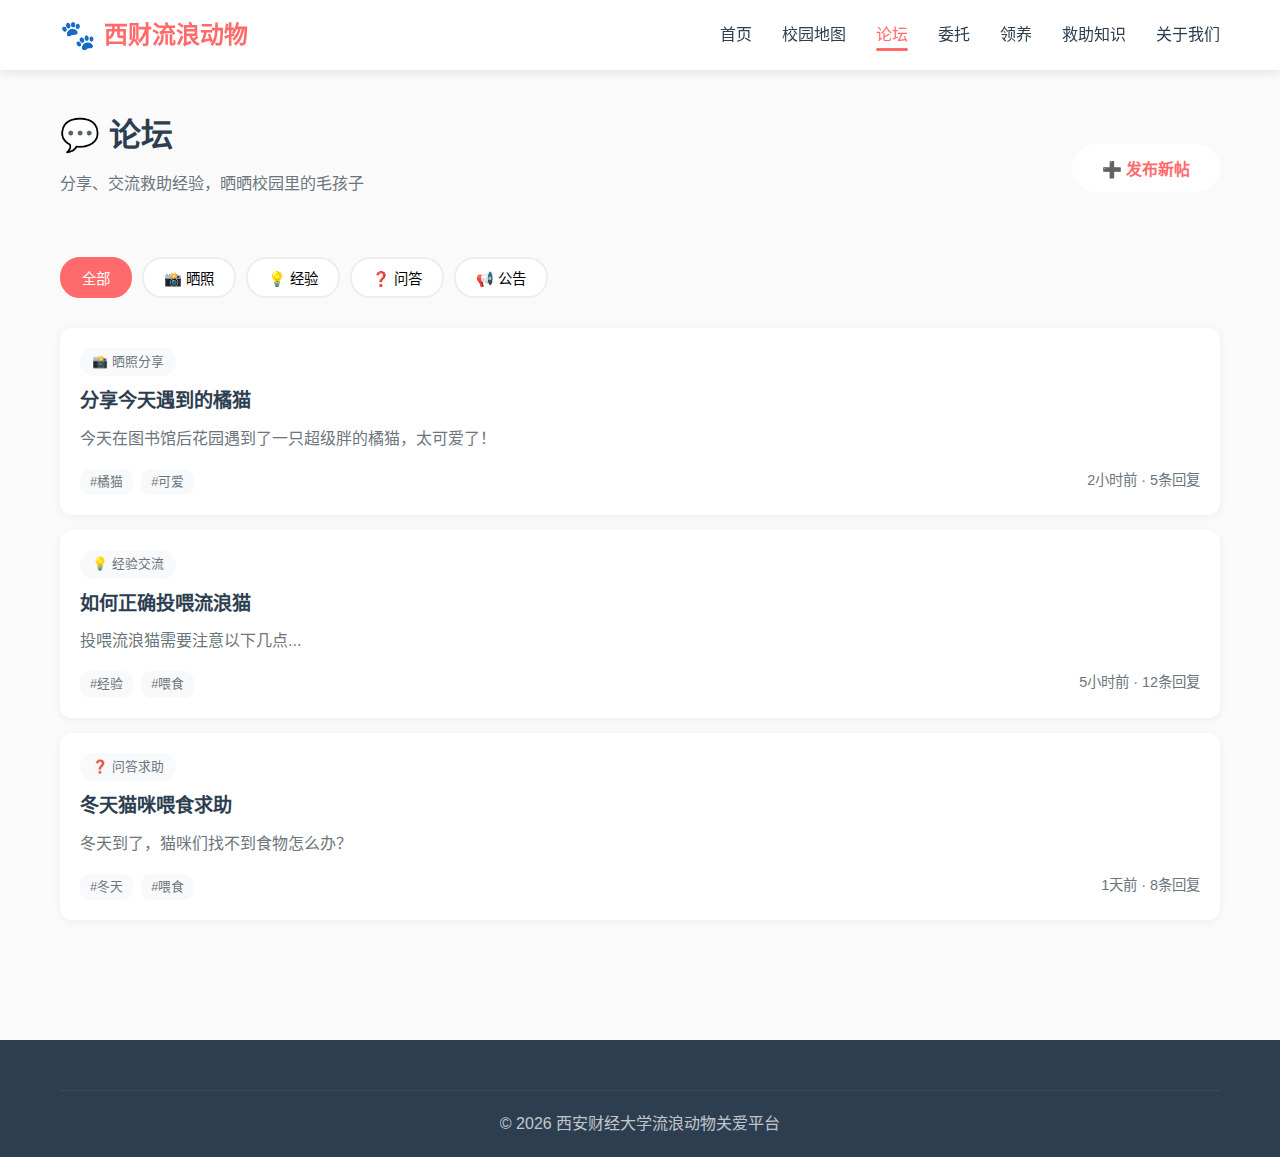
<file: forum.html>
<!DOCTYPE html>
<html lang="zh-CN">
<head>
    <meta charset="UTF-8">
    <meta name="viewport" content="width=device-width, initial-scale=1.0">
    <title>论坛 - 西财流浪猫狗</title>
    <link rel="stylesheet" href="css/style.css">
    <link rel="icon" href="data:image/svg+xml,<svg xmlns='http://www.w3.org/2000/svg' viewBox='0 0 100 100'><text y='.9em' font-size='90'>🐱</text></svg>">
</head>
<body>
    <nav class="navbar">
        <div class="nav-container">
            <a href="index.html" class="logo">
                <span class="logo-icon">🐾</span>
                <span class="logo-text">西财流浪动物</span>
            </a>
            <ul class="nav-menu">
                <li><a href="index.html">首页</a></li>
                <li><a href="map.html">校园地图</a></li>
                <li><a href="forum.html" class="active">论坛</a></li>
                <li><a href="entrust.html">委托</a></li>
                <li><a href="adoption.html">领养</a></li>
                <li><a href="rescue.html">救助知识</a></li>
                <li><a href="about.html">关于我们</a></li>
            </ul>
            <div class="nav-toggle" id="navToggle">
                <span></span><span></span><span></span>
            </div>
        </div>
    </nav>

    <div class="mobile-menu" id="mobileMenu">
        <a href="index.html">首页</a>
        <a href="map.html">校园地图</a>
        <a href="forum.html">论坛</a>
        <a href="entrust.html">委托</a>
        <a href="adoption.html">领养</a>
        <a href="rescue.html">救助知识</a>
        <a href="about.html">关于我们</a>
    </div>

    <main class="page-content">
        <div class="container">
            <div class="forum-header">
                <div>
                    <h1 class="page-title">💬 论坛</h1>
                    <p class="page-desc">分享、交流救助经验，晒晒校园里的毛孩子</p>
                </div>
                <button class="btn btn-primary" id="newPostBtn">➕ 发布新帖</button>
            </div>

            <!-- 发帖弹窗 -->
            <div class="modal" id="postModal">
                <div class="modal-content">
                    <span class="modal-close" id="closePostModal">&times;</span>
                    <h2>发布新帖</h2>
                    <form id="postForm">
                        <div class="form-group">
                            <label>标题</label>
                            <input type="text" name="title" required placeholder="请输入标题">
                        </div>
                        <div class="form-group">
                            <label>分类</label>
                            <select name="category" required>
                                <option value="share">📸 晒照分享</option>
                                <option value="experience">💡 经验交流</option>
                                <option value="question">❓ 问答求助</option>
                                <option value="notice">📢 公告通知</option>
                            </select>
                        </div>
                        <div class="form-group">
                            <label>内容</label>
                            <textarea name="content" rows="6" required placeholder="分享你的经历..."></textarea>
                        </div>
                        <div class="form-group">
                            <label>标签（用逗号分隔）</label>
                            <input type="text" name="tags" placeholder="例如：橘猫、喂食、冬天">
                        </div>
                        <button type="submit" class="btn btn-primary">发布</button>
                    </form>
                </div>
            </div>

            <!-- 筛选 -->
            <div class="forum-filters">
                <button class="filter-btn active" data-category="all">全部</button>
                <button class="filter-btn" data-category="share">📸 晒照</button>
                <button class="filter-btn" data-category="experience">💡 经验</button>
                <button class="filter-btn" data-category="question">❓ 问答</button>
                <button class="filter-btn" data-category="notice">📢 公告</button>
            </div>

            <!-- 帖子列表 -->
            <div class="forum-posts" id="forumPosts">
                <!-- 帖子将通过JS生成 -->
            </div>
        </div>
    </main>

    <footer class="footer">
        <div class="container">
            <div class="footer-bottom">
                <p>© 2026 西安财经大学流浪动物关爱平台</p>
            </div>
        </div>
    </footer>

    <script src="js/main.js"></script>
    <script src="js/data.js"></script>
    <script>
        document.addEventListener('DOMContentLoaded', function() {
            initForum();
        });
    </script>
</body>
</html>
</file>
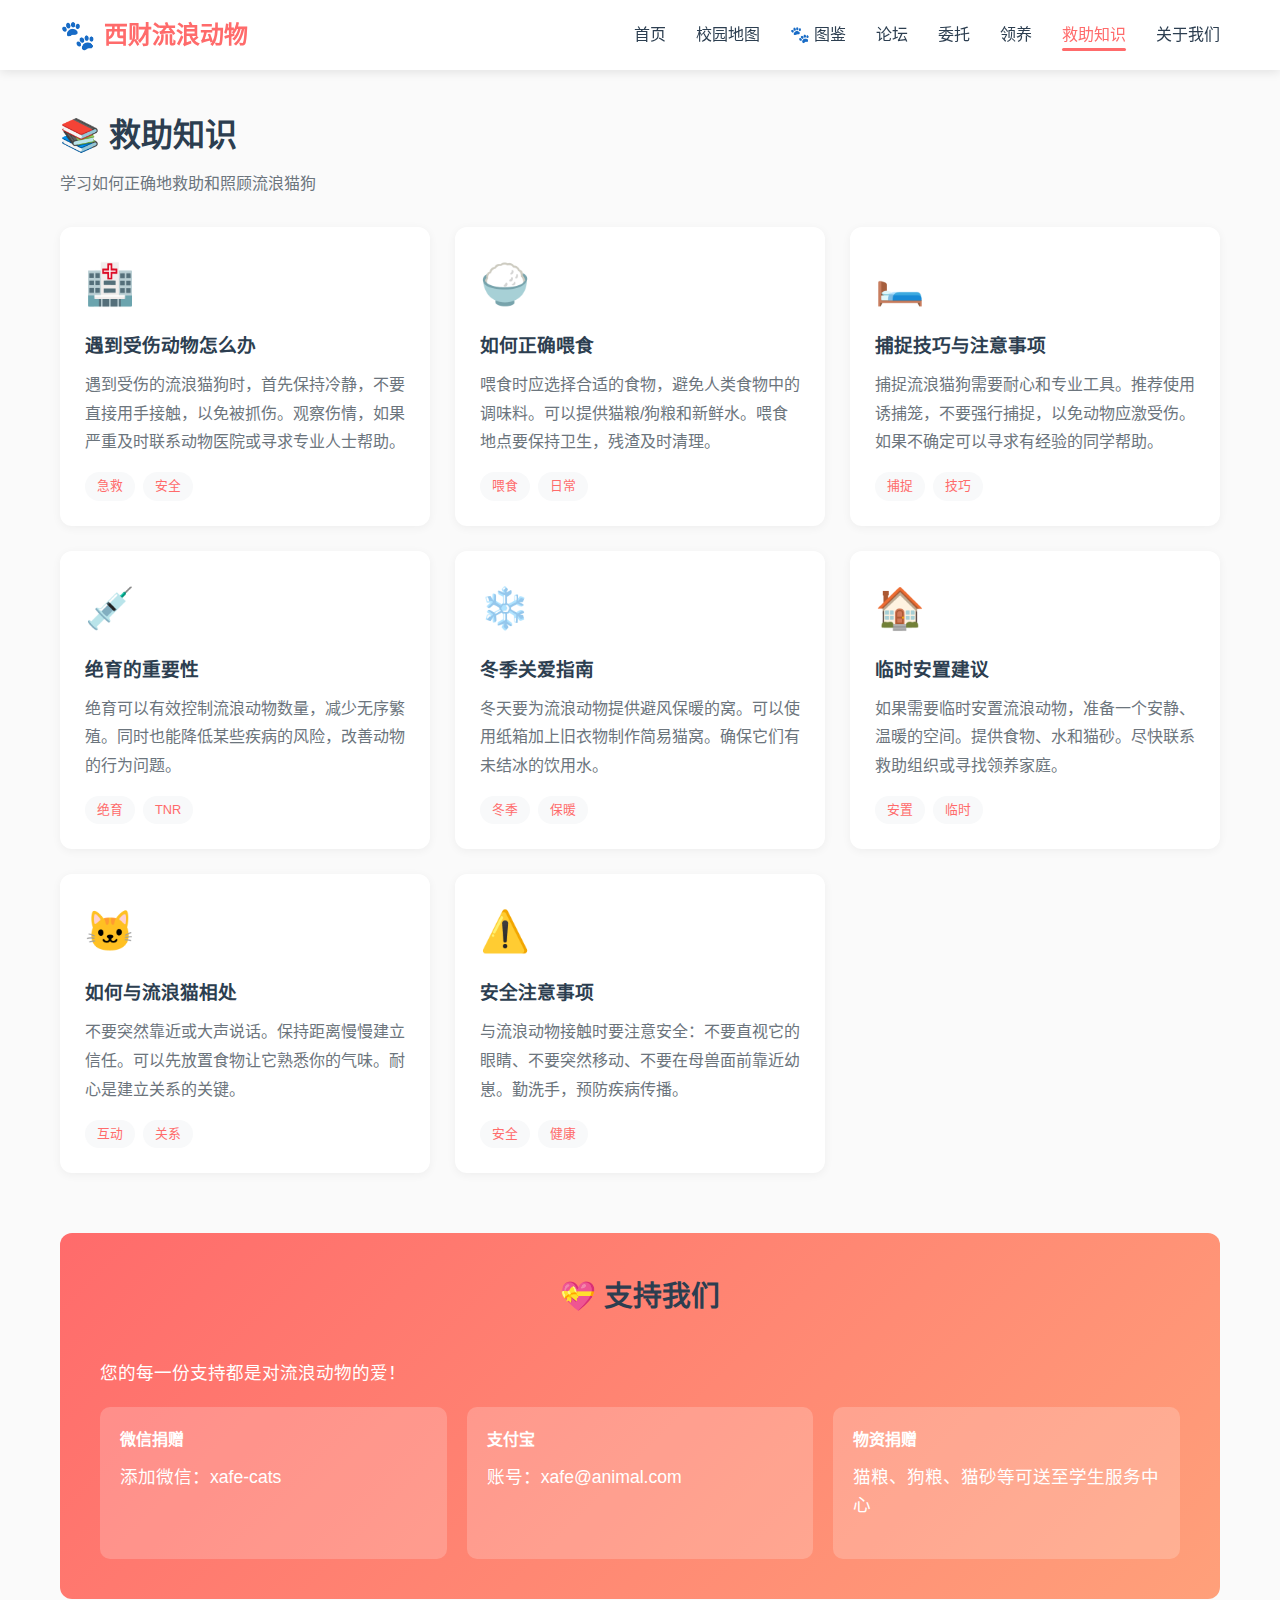
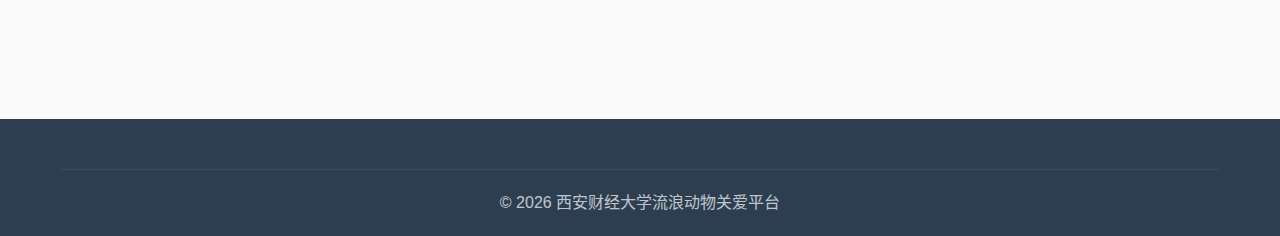
<file: rescue.html>
<!DOCTYPE html>
<html lang="zh-CN">
<head>
    <meta charset="UTF-8">
    <meta name="viewport" content="width=device-width, initial-scale=1.0">
    <title>救助知识 - 西财流浪猫狗</title>
    <link rel="stylesheet" href="css/style.css">
    <link rel="icon" href="data:image/svg+xml,<svg xmlns='http://www.w3.org/2000/svg' viewBox='0 0 100 100'><text y='.9em' font-size='90'>🐱</text></svg>">
</head>
<body>
    <nav class="navbar">
        <div class="nav-container">
            <a href="index.html" class="logo">
                <span class="logo-icon">🐾</span>
                <span class="logo-text">西财流浪动物</span>
            </a>
            <ul class="nav-menu">
                <li><a href="index.html">首页</a></li>
                <li><a href="map.html">校园地图</a></li>
                <li><a href="gallery.html">🐾 图鉴</a></li>
                <li><a href="forum.html">论坛</a></li>
                <li><a href="entrust.html">委托</a></li>
                <li><a href="adoption.html">领养</a></li>
                <li><a href="rescue.html" class="active">救助知识</a></li>
                <li><a href="about.html">关于我们</a></li>
            </ul>
            <div class="nav-toggle" id="navToggle">
                <span></span><span></span><span></span>
            </div>
        </div>
    </nav>

    <div class="mobile-menu" id="mobileMenu">
        <a href="index.html">首页</a>
        <a href="map.html">校园地图</a>
        <a href="forum.html">论坛</a>
        <a href="entrust.html">委托</a>
        <a href="adoption.html">领养</a>
        <a href="rescue.html">救助知识</a>
        <a href="about.html">关于我们</a>
    </div>

    <main class="page-content">
        <div class="container">
            <h1 class="page-title">📚 救助知识</h1>
            <p class="page-desc">学习如何正确地救助和照顾流浪猫狗</p>

            <div class="knowledge-grid">
                <!--  статья 1 -->
                <article class="knowledge-card">
                    <div class="knowledge-icon">🏥</div>
                    <h3>遇到受伤动物怎么办</h3>
                    <p>遇到受伤的流浪猫狗时，首先保持冷静，不要直接用手接触，以免被抓伤。观察伤情，如果严重及时联系动物医院或寻求专业人士帮助。</p>
                    <div class="knowledge-tags">
                        <span>急救</span><span>安全</span>
                    </div>
                </article>

                <!--  статья 2 -->
                <article class="knowledge-card">
                    <div class="knowledge-icon">🍚</div>
                    <h3>如何正确喂食</h3>
                    <p>喂食时应选择合适的食物，避免人类食物中的调味料。可以提供猫粮/狗粮和新鲜水。喂食地点要保持卫生，残渣及时清理。</p>
                    <div class="knowledge-tags">
                        <span>喂食</span><span>日常</span>
                    </div>
                </article>

                <!--  статья 3 -->
                <article class="knowledge-card">
                    <div class="knowledge-icon">🛏️</div>
                    <h3>捕捉技巧与注意事项</h3>
                    <p>捕捉流浪猫狗需要耐心和专业工具。推荐使用诱捕笼，不要强行捕捉，以免动物应激受伤。如果不确定可以寻求有经验的同学帮助。</p>
                    <div class="knowledge-tags">
                        <span>捕捉</span><span>技巧</span>
                    </div>
                </article>

                <!--  статья 4 -->
                <article class="knowledge-card">
                    <div class="knowledge-icon">💉</div>
                    <h3>绝育的重要性</h3>
                    <p>绝育可以有效控制流浪动物数量，减少无序繁殖。同时也能降低某些疾病的风险，改善动物的行为问题。</p>
                    <div class="knowledge-tags">
                        <span>绝育</span><span>TNR</span>
                    </div>
                </article>

                <!--  статья 5 -->
                <article class="knowledge-card">
                    <div class="knowledge-icon">❄️</div>
                    <h3>冬季关爱指南</h3>
                    <p>冬天要为流浪动物提供避风保暖的窝。可以使用纸箱加上旧衣物制作简易猫窝。确保它们有未结冰的饮用水。</p>
                    <div class="knowledge-tags">
                        <span>冬季</span><span>保暖</span>
                    </div>
                </article>

                <!--  статья 6 -->
                <article class="knowledge-card">
                    <div class="knowledge-icon">🏠</div>
                    <h3>临时安置建议</h3>
                    <p>如果需要临时安置流浪动物，准备一个安静、温暖的空间。提供食物、水和猫砂。尽快联系救助组织或寻找领养家庭。</p>
                    <div class="knowledge-tags">
                        <span>安置</span><span>临时</span>
                    </div>
                </article>

                <!--  статья 7 -->
                <article class="knowledge-card">
                    <div class="knowledge-icon">🐱</div>
                    <h3>如何与流浪猫相处</h3>
                    <p>不要突然靠近或大声说话。保持距离慢慢建立信任。可以先放置食物让它熟悉你的气味。耐心是建立关系的关键。</p>
                    <div class="knowledge-tags">
                        <span>互动</span><span>关系</span>
                    </div>
                </article>

                <!--  статья 8 -->
                <article class="knowledge-card">
                    <div class="knowledge-icon">⚠️</div>
                    <h3>安全注意事项</h3>
                    <p>与流浪动物接触时要注意安全：不要直视它的眼睛、不要突然移动、不要在母兽面前靠近幼崽。勤洗手，预防疾病传播。</p>
                    <div class="knowledge-tags">
                        <span>安全</span><span>健康</span>
                    </div>
                </article>
            </div>

            <!-- 募捐区 -->
            <section class="donation-section">
                <h2 class="section-title">💝 支持我们</h2>
                <div class="donation-info">
                    <p>您的每一份支持都是对流浪动物的爱！</p>
                    <div class="donation-methods">
                        <div class="donation-method">
                            <h4>微信捐赠</h4>
                            <p>添加微信：xafe-cats</p>
                        </div>
                        <div class="donation-method">
                            <h4>支付宝</h4>
                            <p>账号：xafe@animal.com</p>
                        </div>
                        <div class="donation-method">
                            <h4>物资捐赠</h4>
                            <p>猫粮、狗粮、猫砂等可送至学生服务中心</p>
                        </div>
                    </div>
                </div>
            </section>
        </div>
    </main>

    <footer class="footer">
        <div class="container">
            <div class="footer-bottom">
                <p>© 2026 西安财经大学流浪动物关爱平台</p>
            </div>
        </div>
    </footer>

    <script src="js/main.js"></script>
</body>
</html>
</file>
<file: css/style.css>
/* 西财流浪动物网站 - 样式文件 */

/* 变量定义 */
:root {
    --primary: #ff6b6b;
    --primary-dark: #ee5a5a;
    --secondary: #4ecdc4;
    --accent: #ffe66d;
    --dark: #2c3e50;
    --light: #f8f9fa;
    --gray: #6c757d;
    --shadow: 0 4px 20px rgba(0,0,0,0.1);
    --radius: 12px;
}

/* 基础样式 */
* {
    margin: 0;
    padding: 0;
    box-sizing: border-box;
}

body {
    font-family: 'PingFang SC', 'Microsoft YaHei', sans-serif;
    line-height: 1.6;
    color: #333;
    background: #fafafa;
}

.container {
    max-width: 1200px;
    margin: 0 auto;
    padding: 0 20px;
}

/* 导航栏 */
.navbar {
    background: white;
    box-shadow: 0 2px 10px rgba(0,0,0,0.1);
    position: fixed;
    top: 0;
    left: 0;
    right: 0;
    z-index: 1000;
}

.nav-container {
    max-width: 1200px;
    margin: 0 auto;
    padding: 0 20px;
    display: flex;
    justify-content: space-between;
    align-items: center;
    height: 70px;
}

.logo {
    display: flex;
    align-items: center;
    text-decoration: none;
    font-size: 1.5rem;
    font-weight: bold;
    color: var(--primary);
}

.logo-icon {
    font-size: 1.8rem;
    margin-right: 8px;
}

.nav-menu {
    display: flex;
    list-style: none;
    gap: 30px;
}

.nav-menu a {
    text-decoration: none;
    color: var(--dark);
    font-weight: 500;
    transition: color 0.3s;
    padding: 8px 0;
    position: relative;
}

.nav-menu a:hover,
.nav-menu a.active {
    color: var(--primary);
}

.nav-menu a.active::after {
    content: '';
    position: absolute;
    bottom: 0;
    left: 0;
    right: 0;
    height: 3px;
    background: var(--primary);
    border-radius: 2px;
}

.nav-toggle {
    display: none;
    flex-direction: column;
    gap: 5px;
    cursor: pointer;
}

.nav-toggle span {
    width: 25px;
    height: 3px;
    background: var(--dark);
    border-radius: 3px;
    transition: 0.3s;
}

/* 移动端菜单 */
.mobile-menu {
    display: none;
    position: fixed;
    top: 70px;
    left: 0;
    right: 0;
    background: white;
    padding: 20px;
    box-shadow: 0 4px 10px rgba(0,0,0,0.1);
    z-index: 999;
}

.mobile-menu a {
    display: block;
    padding: 15px;
    text-decoration: none;
    color: var(--dark);
    border-bottom: 1px solid #eee;
}

.mobile-menu.active {
    display: block;
}

/* 英雄区 */
.hero {
    background: linear-gradient(135deg, #ff6b6b 0%, #ffa07a 100%);
    color: white;
    padding: 140px 20px 60px;
    text-align: center;
}

.hero-content h1 {
    font-size: 2.5rem;
    margin-bottom: 15px;
}

.hero-content p {
    font-size: 1.2rem;
    opacity: 0.9;
    margin-bottom: 30px;
}

.hero-buttons {
    display: flex;
    gap: 15px;
    justify-content: center;
    flex-wrap: wrap;
}

.btn {
    padding: 12px 30px;
    border-radius: 30px;
    text-decoration: none;
    font-weight: 600;
    transition: all 0.3s;
    border: none;
    cursor: pointer;
    font-size: 1rem;
}

.btn-primary {
    background: white;
    color: var(--primary);
}

.btn-primary:hover {
    transform: translateY(-3px);
    box-shadow: 0 5px 20px rgba(0,0,0,0.2);
}

.btn-secondary {
    background: transparent;
    color: white;
    border: 2px solid white;
}

.btn-secondary:hover {
    background: white;
    color: var(--primary);
}

/* 统计 */
.hero-stats {
    display: flex;
    justify-content: center;
    gap: 50px;
    margin-top: 50px;
    flex-wrap: wrap;
}

.stat-item {
    text-align: center;
}

.stat-number {
    display: block;
    font-size: 2.5rem;
    font-weight: bold;
}

.stat-label {
    opacity: 0.9;
}

/* 快捷功能 */
.quick-actions {
    padding: 60px 0;
    background: white;
}

.section-title {
    text-align: center;
    font-size: 1.8rem;
    margin-bottom: 40px;
    color: var(--dark);
}

.action-grid {
    display: grid;
    grid-template-columns: repeat(auto-fit, minmax(180px, 1fr));
    gap: 20px;
}

.action-card {
    background: var(--light);
    padding: 30px 20px;
    border-radius: var(--radius);
    text-align: center;
    text-decoration: none;
    transition: all 0.3s;
}

.action-card:hover {
    transform: translateY(-5px);
    box-shadow: var(--shadow);
}

.action-icon {
    font-size: 3rem;
    margin-bottom: 15px;
}

.action-card h3 {
    color: var(--dark);
    margin-bottom: 8px;
}

.action-card p {
    color: var(--gray);
    font-size: 0.9rem;
}

/* 最近动态 */
.recent-activity {
    padding: 60px 0;
}

.activity-list {
    display: flex;
    flex-direction: column;
    gap: 15px;
}

.activity-item {
    background: white;
    padding: 20px;
    border-radius: var(--radius);
    box-shadow: 0 2px 10px rgba(0,0,0,0.05);
    display: flex;
    gap: 15px;
}

.activity-icon {
    font-size: 1.5rem;
    width: 50px;
    height: 50px;
    background: var(--light);
    border-radius: 50%;
    display: flex;
    align-items: center;
    justify-content: center;
}

.activity-content h4 {
    color: var(--dark);
    margin-bottom: 5px;
}

.activity-content p {
    color: var(--gray);
    font-size: 0.9rem;
}

/* 页面内容 */
.page-content {
    padding: 110px 0 60px;
    min-height: 80vh;
}

.page-title {
    font-size: 2rem;
    margin-bottom: 10px;
    color: var(--dark);
}

.page-desc {
    color: var(--gray);
    margin-bottom: 30px;
}

/* 筛选按钮 */
.map-filters,
.forum-filters {
    display: flex;
    gap: 10px;
    flex-wrap: wrap;
    margin-bottom: 30px;
}

.filter-btn {
    padding: 8px 20px;
    border: 2px solid #eee;
    background: white;
    border-radius: 20px;
    cursor: pointer;
    transition: all 0.3s;
    font-size: 0.9rem;
}

.filter-btn:hover,
.filter-btn.active {
    background: var(--primary);
    color: white;
    border-color: var(--primary);
}

/* 地图 */
.map-container {
    background: white;
    border-radius: var(--radius);
    padding: 20px;
    margin-bottom: 40px;
    box-shadow: var(--shadow);
}

.map-placeholder {
    min-height: 400px;
    background: linear-gradient(135deg, #e8f5e9 0%, #c8e6c9 100%);
    border-radius: var(--radius);
    padding: 20px;
    position: relative;
}

.map-grid {
    display: grid;
    grid-template-columns: repeat(4, 1fr);
    grid-template-rows: repeat(3, 100px);
    gap: 10px;
}

.campus-area {
    display: contents;
}

.map-marker {
    position: absolute;
    width: 40px;
    height: 40px;
    border-radius: 50%;
    display: flex;
    align-items: center;
    justify-content: center;
    font-size: 1.5rem;
    cursor: pointer;
    transition: transform 0.3s;
    box-shadow: 0 2px 10px rgba(0,0,0,0.2);
}

.map-marker:hover {
    transform: scale(1.2);
}

.map-marker.cat { background: #fff; border: 3px solid #ff9800; }
.map-marker.dog { background: #fff; border: 3px solid #4caf50; }
.map-marker.food { background: #fff; border: 3px solid #2196f3; }
.map-marker.shelter { background: #fff; border: 3px solid #9c27b0; }

.map-legend {
    display: flex;
    gap: 20px;
    justify-content: center;
    margin-top: 20px;
    flex-wrap: wrap;
}

.legend-item {
    display: flex;
    align-items: center;
    gap: 8px;
    font-size: 0.9rem;
}

.legend-marker {
    width: 20px;
    height: 20px;
    border-radius: 50%;
}

.legend-marker.cat { background: #ff9800; }
.legend-marker.dog { background: #4caf50; }
.legend-marker.food { background: #2196f3; }
.legend-marker.shelter { background: #9c27b0; }

/* 地点卡片 */
.locations-grid {
    display: grid;
    grid-template-columns: repeat(auto-fill, minmax(280px, 1fr));
    gap: 20px;
}

.location-card {
    background: white;
    border-radius: var(--radius);
    padding: 20px;
    box-shadow: 0 2px 10px rgba(0,0,0,0.05);
    transition: all 0.3s;
}

.location-card:hover {
    transform: translateY(-3px);
    box-shadow: var(--shadow);
}

.location-header {
    display: flex;
    justify-content: space-between;
    align-items: center;
    margin-bottom: 10px;
}

.location-type {
    font-size: 1.5rem;
}

.location-name {
    font-weight: bold;
    color: var(--dark);
}

.location-area {
    font-size: 0.85rem;
    color: var(--gray);
}

.location-desc {
    color: var(--gray);
    font-size: 0.9rem;
    margin: 10px 0;
}

/* 添加地点表单 */
.add-location-section {
    margin-top: 50px;
    background: white;
    padding: 30px;
    border-radius: var(--radius);
}

.form-group {
    margin-bottom: 20px;
}

.form-group label {
    display: block;
    margin-bottom: 8px;
    font-weight: 500;
    color: var(--dark);
}

.form-group input,
.form-group select,
.form-group textarea {
    width: 100%;
    padding: 12px;
    border: 2px solid #eee;
    border-radius: 8px;
    font-size: 1rem;
    transition: border-color 0.3s;
}

.form-group input:focus,
.form-group select:focus,
.form-group textarea:focus {
    outline: none;
    border-color: var(--primary);
}

/* 弹窗 */
.modal {
    display: none;
    position: fixed;
    top: 0;
    left: 0;
    right: 0;
    bottom: 0;
    background: rgba(0,0,0,0.5);
    z-index: 2000;
    align-items: center;
    justify-content: center;
}

.modal.active {
    display: flex;
}

.modal-content {
    background: white;
    padding: 30px;
    border-radius: var(--radius);
    max-width: 500px;
    width: 90%;
    max-height: 90vh;
    overflow-y: auto;
    position: relative;
}

.modal-close {
    position: absolute;
    top: 15px;
    right: 20px;
    font-size: 1.5rem;
    cursor: pointer;
    color: var(--gray);
}

.modal-content h2 {
    margin-bottom: 20px;
    color: var(--dark);
}

/* 论坛 */
.forum-header {
    display: flex;
    justify-content: space-between;
    align-items: center;
    flex-wrap: wrap;
    gap: 20px;
    margin-bottom: 30px;
}

.forum-posts {
    display: flex;
    flex-direction: column;
    gap: 15px;
}

.forum-post {
    background: white;
    padding: 20px;
    border-radius: var(--radius);
    box-shadow: 0 2px 10px rgba(0,0,0,0.05);
    transition: all 0.3s;
}

.forum-post:hover {
    box-shadow: var(--shadow);
}

.post-header {
    display: flex;
    justify-content: space-between;
    align-items: flex-start;
    margin-bottom: 10px;
}

.post-category {
    font-size: 0.8rem;
    padding: 4px 12px;
    border-radius: 15px;
    background: var(--light);
    color: var(--gray);
}

.post-title {
    font-size: 1.2rem;
    color: var(--dark);
    margin-bottom: 8px;
}

.post-content {
    color: var(--gray);
    margin-bottom: 15px;
    line-height: 1.8;
}

.post-footer {
    display: flex;
    justify-content: space-between;
    color: var(--gray);
    font-size: 0.9rem;
}

.post-tags {
    display: flex;
    gap: 8px;
    flex-wrap: wrap;
}

.post-tag {
    font-size: 0.8rem;
    padding: 3px 10px;
    background: var(--light);
    border-radius: 10px;
    color: var(--gray);
}

/* 委托列表 */
.entrust-list {
    display: flex;
    flex-direction: column;
    gap: 15px;
}

.entrust-card {
    background: white;
    padding: 25px;
    border-radius: var(--radius);
    box-shadow: 0 2px 10px rgba(0,0,0,0.05);
    display: flex;
    gap: 20px;
    transition: all 0.3s;
}

.entrust-card:hover {
    box-shadow: var(--shadow);
}

.entrust-icon {
    font-size: 2.5rem;
    width: 70px;
    height: 70px;
    background: var(--light);
    border-radius: 50%;
    display: flex;
    align-items: center;
    justify-content: center;
    flex-shrink: 0;
}

.entrust-info {
    flex: 1;
}

.entrust-type {
    font-size: 0.85rem;
    color: var(--primary);
    font-weight: 500;
}

.entrust-title {
    font-size: 1.2rem;
    color: var(--dark);
    margin: 5px 0;
}

.entrust-desc {
    color: var(--gray);
    margin: 10px 0;
}

.entrust-meta {
    display: flex;
    gap: 20px;
    color: var(--gray);
    font-size: 0.9rem;
    flex-wrap: wrap;
}

.entrust-contact {
    display: flex;
    align-items: center;
    gap: 8px;
    background: var(--primary);
    color: white;
    padding: 8px 20px;
    border-radius: 20px;
    text-decoration: none;
    transition: all 0.3s;
}

.entrust-contact:hover {
    background: var(--primary-dark);
}

/* 领养卡片 */
.adoption-grid {
    display: grid;
    grid-template-columns: repeat(auto-fill, minmax(280px, 1fr));
    gap: 25px;
}

.adoption-card {
    background: white;
    border-radius: var(--radius);
    overflow: hidden;
    box-shadow: 0 2px 10px rgba(0,0,0,0.05);
    transition: all 0.3s;
}

.adoption-card:hover {
    transform: translateY(-5px);
    box-shadow: var(--shadow);
}

.adoption-image {
    height: 200px;
    background: linear-gradient(135deg, #ffeaa7 0%, #fab1a0 100%);
    display: flex;
    align-items: center;
    justify-content: center;
    font-size: 5rem;
}

.adoption-info {
    padding: 20px;
}

.adoption-name {
    font-size: 1.3rem;
    color: var(--dark);
    margin-bottom: 5px;
}

.adoption-meta {
    display: flex;
    gap: 15px;
    color: var(--gray);
    font-size: 0.9rem;
    margin-bottom: 10px;
}

.adoption-tags {
    display: flex;
    gap: 8px;
    flex-wrap: wrap;
    margin-bottom: 15px;
}

.adoption-tag {
    font-size: 0.8rem;
    padding: 4px 10px;
    background: var(--light);
    border-radius: 10px;
}

.adoption-contact {
    display: block;
    text-align: center;
    background: var(--primary);
    color: white;
    padding: 10px;
    border-radius: 8px;
    text-decoration: none;
    transition: background 0.3s;
}

.adoption-contact:hover {
    background: var(--primary-dark);
}

/* 知识卡片 */
.knowledge-grid {
    display: grid;
    grid-template-columns: repeat(auto-fill, minmax(300px, 1fr));
    gap: 25px;
}

.knowledge-card {
    background: white;
    padding: 25px;
    border-radius: var(--radius);
    box-shadow: 0 2px 10px rgba(0,0,0,0.05);
    transition: all 0.3s;
}

.knowledge-card:hover {
    transform: translateY(-3px);
    box-shadow: var(--shadow);
}

.knowledge-icon {
    font-size: 2.5rem;
    margin-bottom: 15px;
}

.knowledge-card h3 {
    color: var(--dark);
    margin-bottom: 10px;
}

.knowledge-card p {
    color: var(--gray);
    line-height: 1.8;
    margin-bottom: 15px;
}

.knowledge-tags {
    display: flex;
    gap: 8px;
}

.knowledge-tags span {
    font-size: 0.8rem;
    padding: 4px 12px;
    background: var(--light);
    border-radius: 15px;
    color: var(--primary);
}

/* 募捐 */
.donation-section {
    margin-top: 60px;
    background: linear-gradient(135deg, #ff6b6b 0%, #ffa07a 100%);
    padding: 40px;
    border-radius: var(--radius);
    color: white;
}

.donation-info p {
    font-size: 1.1rem;
    margin-bottom: 20px;
}

.donation-methods {
    display: grid;
    grid-template-columns: repeat(auto-fit, minmax(200px, 1fr));
    gap: 20px;
}

.donation-method {
    background: rgba(255,255,255,0.2);
    padding: 20px;
    border-radius: 10px;
}

.donation-method h4 {
    margin-bottom: 10px;
}

/* 关于我们 */
.about-section {
    display: flex;
    gap: 40px;
    align-items: center;
    background: white;
    padding: 40px;
    border-radius: var(--radius);
    margin-bottom: 30px;
    flex-wrap: wrap;
}

.about-section.reverse {
    flex-direction: row-reverse;
}

.about-content {
    flex: 1;
    min-width: 300px;
}

.about-content h2 {
    color: var(--dark);
    margin-bottom: 20px;
}

.about-content p {
    color: var(--gray);
    line-height: 1.8;
    margin-bottom: 15px;
}

.mission-list {
    list-style: none;
}

.mission-list li {
    padding: 10px 0;
    font-size: 1.1rem;
    color: var(--dark);
}

.mission-list strong {
    color: var(--primary);
}

.about-image {
    flex: 1;
    min-width: 300px;
}

.about-placeholder {
    background: linear-gradient(135deg, #ffeaa7 0%, #fab1a0 100%);
    height: 250px;
    border-radius: var(--radius);
    display: flex;
    align-items: center;
    justify-content: center;
    font-size: 5rem;
}

/* 团队 */
.team-section {
    padding: 40px 0;
}

.team-grid {
    display: grid;
    grid-template-columns: repeat(auto-fit, minmax(200px, 1fr));
    gap: 25px;
}

.team-member {
    background: white;
    padding: 30px;
    border-radius: var(--radius);
    text-align: center;
    box-shadow: 0 2px 10px rgba(0,0,0,0.05);
}

.member-avatar {
    font-size: 4rem;
    margin-bottom: 15px;
}

.team-member h4 {
    color: var(--dark);
    margin-bottom: 8px;
}

.team-member p {
    color: var(--gray);
    font-size: 0.9rem;
}

/* 加入我们 */
.join-section {
    background: white;
    padding: 40px;
    border-radius: var(--radius);
    margin-bottom: 30px;
}

.join-content p {
    color: var(--gray);
    margin-bottom: 25px;
    font-size: 1.1rem;
}

.join-ways {
    display: grid;
    grid-template-columns: repeat(auto-fit, minmax(200px, 1fr));
    gap: 20px;
}

.join-way {
    background: var(--light);
    padding: 20px;
    border-radius: 10px;
    text-align: center;
}

.join-way h4 {
    color: var(--primary);
    margin-bottom: 10px;
}

/* 感谢 */
.thanks-section {
    background: white;
    padding: 40px;
    border-radius: var(--radius);
    text-align: center;
}

.thanks-section p {
    color: var(--gray);
    margin-bottom: 25px;
}

.thanks-list {
    display: flex;
    gap: 15px;
    flex-wrap: wrap;
    justify-content: center;
}

.thanks-list span {
    background: var(--light);
    padding: 10px 20px;
    border-radius: 20px;
    color: var(--dark);
}

/* 底部 */
.footer {
    background: var(--dark);
    color: white;
    padding: 50px 0 20px;
    margin-top: 60px;
}

.footer-content {
    display: grid;
    grid-template-columns: repeat(auto-fit, minmax(250px, 1fr));
    gap: 40px;
    margin-bottom: 30px;
}

.footer-section h4 {
    margin-bottom: 20px;
    font-size: 1.2rem;
}

.footer-section p {
    opacity: 0.8;
    margin-bottom: 10px;
}

.footer-section ul {
    list-style: none;
}

.footer-section ul li {
    margin-bottom: 10px;
}

.footer-section a {
    color: white;
    opacity: 0.8;
    text-decoration: none;
    transition: opacity 0.3s;
}

.footer-section a:hover {
    opacity: 1;
}

.footer-bottom {
    text-align: center;
    padding-top: 20px;
    border-top: 1px solid rgba(255,255,255,0.1);
    opacity: 0.7;
}

/* 响应式 */
@media (max-width: 768px) {
    .nav-menu {
        display: none;
    }
    
    .nav-toggle {
        display: flex;
    }
    
    .hero-content h1 {
        font-size: 1.8rem;
    }
    
    .hero-stats {
        gap: 30px;
    }
    
    .stat-number {
        font-size: 2rem;
    }
    
    .action-grid {
        grid-template-columns: repeat(2, 1fr);
    }
    
    .entrust-card {
        flex-direction: column;
    }
    
    .entrust-icon {
        width: 60px;
        height: 60px;
    }
    
    .about-section,
    .about-section.reverse {
        flex-direction: column;
    }
    
    .map-grid {
        grid-template-columns: repeat(2, 1fr);
    }
}

/* Leaflet 地图样式 */
.leaflet-container {
    font-family: inherit;
    z-index: 1;
}

.leaflet-popup-content-wrapper {
    border-radius: 8px;
    box-shadow: 0 3px 14px rgba(0,0,0,0.2);
}

.leaflet-popup-content {
    margin: 10px 15px;
    line-height: 1.5;
}

/* 地图标记样式 */
.map-marker {
    background: #fff;
    border-radius: 50%;
    display: flex;
    align-items: center;
    justify-content: center;
    font-size: 20px;
    box-shadow: 0 2px 10px rgba(0,0,0,0.3);
    border: 2px solid #ddd;
}

.map-marker.cat { border-color: #ff9800; }
.map-marker.dog { border-color: #4caf50; }
.map-marker.food { border-color: #2196f3; }
.map-marker.shelter { border-color: #9c27b0; }

/* 地图筛选按钮高亮 */
.map-filters .filter-btn.active {
    background: #4CAF50;
    color: white;
}

/* ==================== 猫狗图鉴样式 ==================== */

/* 筛选器 */
.gallery-filters {
    display: flex;
    gap: 10px;
    flex-wrap: wrap;
    margin-bottom: 20px;
}

.gallery-filters .filter-btn {
    padding: 8px 16px;
    border: 2px solid #e0e0e0;
    background: white;
    border-radius: 20px;
    cursor: pointer;
    font-size: 14px;
    transition: all 0.3s;
}

.gallery-filters .filter-btn:hover {
    border-color: var(--primary);
}

.gallery-filters .filter-btn.active {
    background: var(--primary);
    border-color: var(--primary);
    color: white;
}

/* 搜索框 */
.gallery-search {
    margin-bottom: 30px;
    display: flex;
    gap: 15px;
    align-items: center;
}

.gallery-search input {
    flex: 1;
    padding: 12px 20px;
    border: 2px solid #e0e0e0;
    border-radius: 25px;
    font-size: 15px;
    transition: border-color 0.3s;
}

.gallery-search input:focus {
    outline: none;
    border-color: var(--primary);
}

/* 添加按钮 */
.btn-add {
    padding: 12px 28px;
    background: linear-gradient(135deg, var(--primary) 0%, var(--primary-dark) 100%);
    color: white;
    border: none;
    border-radius: 25px;
    font-size: 15px;
    font-weight: 500;
    cursor: pointer;
    transition: all 0.3s;
    white-space: nowrap;
    display: inline-flex;
    align-items: center;
    gap: 8px;
    box-shadow: 0 2px 8px rgba(0,0,0,0.15);
}

.btn-add:hover {
    background: linear-gradient(135deg, var(--primary-dark) 0%, #2e7d32 100%);
    transform: translateY(-2px);
    box-shadow: 0 4px 12px rgba(76, 175, 80, 0.4);
}

.btn-add:active {
    transform: translateY(0);
}

/* 卡片网格 */
.gallery-grid {
    display: grid;
    grid-template-columns: repeat(auto-fill, minmax(280px, 1fr));
    gap: 20px;
    margin-bottom: 40px;
}

/* 图鉴卡片 */
.gallery-card {
    background: white;
    border-radius: 16px;
    overflow: hidden;
    box-shadow: 0 4px 15px rgba(0,0,0,0.08);
    cursor: pointer;
    transition: all 0.3s;
}

.gallery-card:hover {
    transform: translateY(-5px);
    box-shadow: 0 8px 25px rgba(0,0,0,0.15);
}

.gallery-card-image {
    height: 120px;
    background: linear-gradient(135deg, #ffeaa7 0%, #fdcb6e 100%);
    display: flex;
    align-items: center;
    justify-content: center;
    position: relative;
    overflow: hidden;
    border-radius: 8px 8px 0 0;
}

.gallery-card-emoji {
    font-size: 60px;
}

.gallery-card-emoji img {
    width: 100%;
    height: 100%;
    object-fit: cover;
}

.gallery-card-status {
    position: absolute;
    top: 10px;
    right: 10px;
    padding: 4px 10px;
    border-radius: 12px;
    font-size: 12px;
    font-weight: 500;
}

.gallery-card-status.status-active {
    background: #4caf50;
    color: white;
}

.gallery-card-status.status-adopted {
    background: #2196f3;
    color: white;
}

.gallery-card-status.status-medical {
    background: #ff9800;
    color: white;
}

.gallery-card-status.status-passed {
    background: #9e9e9e;
    color: white;
}

.gallery-card-content {
    padding: 16px;
}

.gallery-card-name {
    font-size: 18px;
    font-weight: 600;
    margin-bottom: 4px;
    color: #333;
}

.gallery-card-alias {
    font-size: 13px;
    color: #888;
    margin-bottom: 10px;
}

.gallery-card-tags {
    display: flex;
    flex-wrap: wrap;
    gap: 6px;
    margin-bottom: 10px;
}

.gallery-card-tag {
    padding: 3px 8px;
    background: #f5f5f5;
    border-radius: 6px;
    font-size: 11px;
    color: #666;
}

.gallery-card-tag.neutered {
    background: #e8f5e9;
    color: #2e7d32;
}

.gallery-card-tag.unneutered {
    background: #fff3e0;
    color: #e65100;
}

.gallery-card-location {
    font-size: 13px;
    color: #666;
    display: flex;
    align-items: center;
    gap: 4px;
}

/* 详情弹窗 */
.gallery-modal {
    display: none;
    position: fixed;
    top: 0;
    left: 0;
    right: 0;
    bottom: 0;
    background: rgba(0,0,0,0.5);
    z-index: 2000;
    align-items: center;
    justify-content: center;
    padding: 20px;
    overflow-y: auto;
}

.gallery-modal.active {
    display: flex;
}

.gallery-modal-content {
    background: white;
    border-radius: 20px;
    max-width: 600px;
    width: 100%;
    max-height: 90vh;
    overflow-y: auto;
    position: relative;
    animation: slideUp 0.3s ease;
}

@keyframes slideUp {
    from {
        opacity: 0;
        transform: translateY(30px);
    }
    to {
        opacity: 1;
        transform: translateY(0);
    }
}

.gallery-modal-close {
    position: absolute;
    top: 15px;
    right: 15px;
    width: 36px;
    height: 36px;
    border: none;
    background: #f5f5f5;
    border-radius: 50%;
    font-size: 18px;
    cursor: pointer;
    z-index: 10;
    transition: background 0.3s;
}

.gallery-modal-close:hover {
    background: #e0e0e0;
}

/* 详情头部 */
.gallery-detail-header {
    padding: 30px;
    background: linear-gradient(135deg, #ffeaa7 0%, #fdcb6e 100%);
    display: flex;
    gap: 20px;
    align-items: center;
}

.gallery-detail-image {
    width: 100px;
    height: 100px;
    background: white;
    border-radius: 50%;
    display: flex;
    align-items: center;
    justify-content: center;
    font-size: 50px;
    box-shadow: 0 4px 15px rgba(0,0,0,0.1);
    overflow: hidden;
}

.gallery-detail-image img {
    width: 100%;
    height: 100%;
    object-fit: cover;
}

.gallery-detail-title h2 {
    font-size: 24px;
    margin-bottom: 4px;
}

.detail-alias {
    color: #666;
    font-size: 14px;
    margin-bottom: 10px;
}

.detail-tags {
    display: flex;
    gap: 8px;
    flex-wrap: wrap;
}

.detail-tag {
    padding: 4px 10px;
    border-radius: 12px;
    font-size: 12px;
}

.detail-tag.neutered {
    background: #e8f5e9;
    color: #2e7d32;
}

.detail-tag.unneutered {
    background: #fff3e0;
    color: #e65100;
}

.detail-tag.status-active {
    background: #4caf50;
    color: white;
}

.detail-tag.status-adopted {
    background: #2196f3;
    color: white;
}

.detail-tag.status-passed {
    background: #9e9e9e;
    color: white;
}

/* 详情信息卡 */
.gallery-detail-info {
    padding: 20px 30px;
    background: #fafafa;
}

.detail-info-grid {
    display: grid;
    grid-template-columns: repeat(2, 1fr);
    gap: 15px;
}

.detail-info-item {
    display: flex;
    flex-direction: column;
    gap: 4px;
}

.detail-info-label {
    font-size: 12px;
    color: #888;
}

.detail-info-item span:last-child {
    font-size: 14px;
    font-weight: 500;
    color: #333;
}

/* 详情区块 */
.gallery-detail-section {
    padding: 20px 30px;
    border-bottom: 1px solid #eee;
}

.gallery-detail-section:last-child {
    border-bottom: none;
}

.gallery-detail-section h3 {
    font-size: 16px;
    margin-bottom: 12px;
    color: #333;
}

.gallery-detail-section p {
    color: #666;
    line-height: 1.8;
}

/* 性格标签 */
.detail-personality-tags {
    display: flex;
    flex-wrap: wrap;
    gap: 8px;
}

.personality-tag {
    padding: 6px 12px;
    border-radius: 15px;
    font-size: 13px;
}

.personality-tag.good {
    background: #e8f5e9;
    color: #2e7d32;
}

.personality-tag.bad {
    background: #ffebee;
    color: #c62828;
}

/* 移动端适配 */
@media (max-width: 768px) {
    .gallery-detail-header {
        flex-direction: column;
        text-align: center;
    }
    
    .detail-info-grid {
        grid-template-columns: 1fr;
    }
    
    .gallery-grid {
        grid-template-columns: repeat(auto-fill, minmax(240px, 1fr));
    }
    
    .gallery-search {
        flex-direction: column;
    }
    
    .gallery-search input {
        width: 100%;
    }
}

/* 操作按钮 */
.gallery-detail-actions {
    display: flex;
    gap: 15px;
    justify-content: center;
    margin-top: 25px;
    padding-top: 20px;
    border-top: 1px solid #eee;
}

.gallery-detail-actions .btn-edit,
.gallery-detail-actions .btn-delete {
    padding: 12px 28px;
    border: none;
    border-radius: 25px;
    font-size: 14px;
    font-weight: 500;
    cursor: pointer;
    transition: all 0.3s;
    display: inline-flex;
    align-items: center;
    gap: 6px;
    box-shadow: 0 2px 8px rgba(0,0,0,0.15);
}

.gallery-detail-actions .btn-edit {
    background: linear-gradient(135deg, #4CAF50 0%, #45a049 100%);
    color: white;
}

.gallery-detail-actions .btn-edit:hover {
    background: linear-gradient(135deg, #45a049 0%, #3d8b40 100%);
    transform: translateY(-2px);
    box-shadow: 0 4px 12px rgba(76, 175, 80, 0.4);
}

.gallery-detail-actions .btn-delete {
    background: linear-gradient(135deg, #f44336 0%, #e53935 100%);
    color: white;
}

.gallery-detail-actions .btn-delete:hover {
    background: linear-gradient(135deg, #e53935 0%, #d32f2f 100%);
    transform: translateY(-2px);
    box-shadow: 0 4px 12px rgba(244, 67, 54, 0.4);
}

/* 空状态 */
.empty-state {
    grid-column: 1 / -1;
    text-align: center;
    padding: 60px 20px;
    color: #999;
    font-size: 16px;
}

/* 表单样式 */
.animal-form {
    max-height: 70vh;
    overflow-y: auto;
    padding-right: 10px;
}

.animal-form .form-row {
    display: flex;
    gap: 15px;
}

.animal-form .form-row .form-group {
    flex: 1;
}

.animal-form .form-group {
    margin-bottom: 15px;
}

.animal-form label {
    display: block;
    margin-bottom: 5px;
    font-weight: 500;
    color: #333;
}

.animal-form input[type="text"],
.animal-form select,
.animal-form textarea {
    width: 100%;
    padding: 10px;
    border: 1px solid #ddd;
    border-radius: 8px;
    font-size: 14px;
}

.animal-form input:focus,
.animal-form select:focus,
.animal-form textarea:focus {
    outline: none;
    border-color: var(--primary);
}

.animal-form textarea {
    min-height: 80px;
    resize: vertical;
}

.animal-form .checkbox-group,
.animal-form .radio-group {
    display: flex;
    flex-wrap: wrap;
    gap: 10px;
}

.animal-form .checkbox-group label,
.animal-form .radio-group label {
    display: inline-flex;
    align-items: center;
    gap: 5px;
    font-weight: normal;
    cursor: pointer;
}

.animal-form .btn-submit {
    width: 100%;
    padding: 14px;
    background: linear-gradient(135deg, var(--primary) 0%, var(--primary-dark) 100%);
    color: white;
    border: none;
    border-radius: 25px;
    font-size: 16px;
    font-weight: 500;
    cursor: pointer;
    transition: all 0.3s;
    margin-top: 10px;
    box-shadow: 0 2px 8px rgba(0,0,0,0.15);
}

.animal-form .btn-submit:hover {
    background: linear-gradient(135deg, var(--primary-dark) 0%, #2e7d32 100%);
    transform: translateY(-2px);
    box-shadow: 0 4px 12px rgba(76, 175, 80, 0.4);
}
</file>
